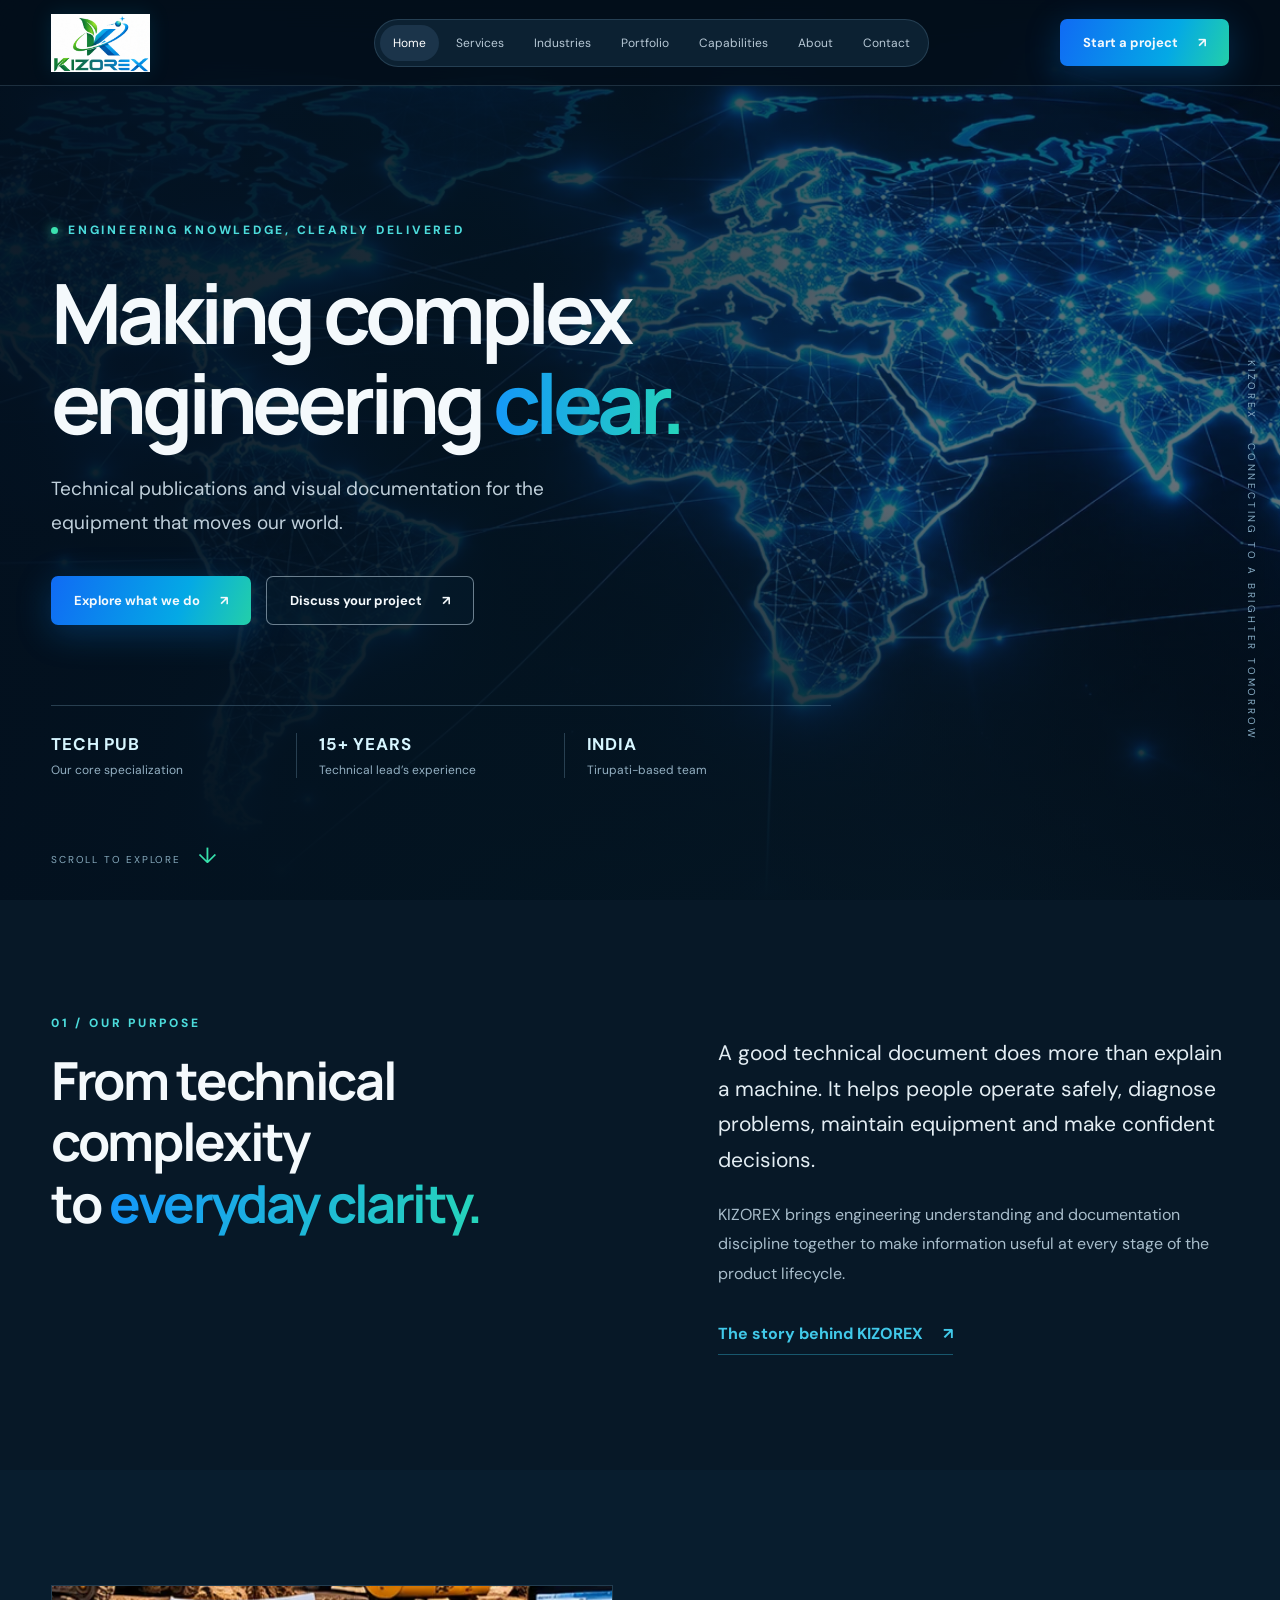
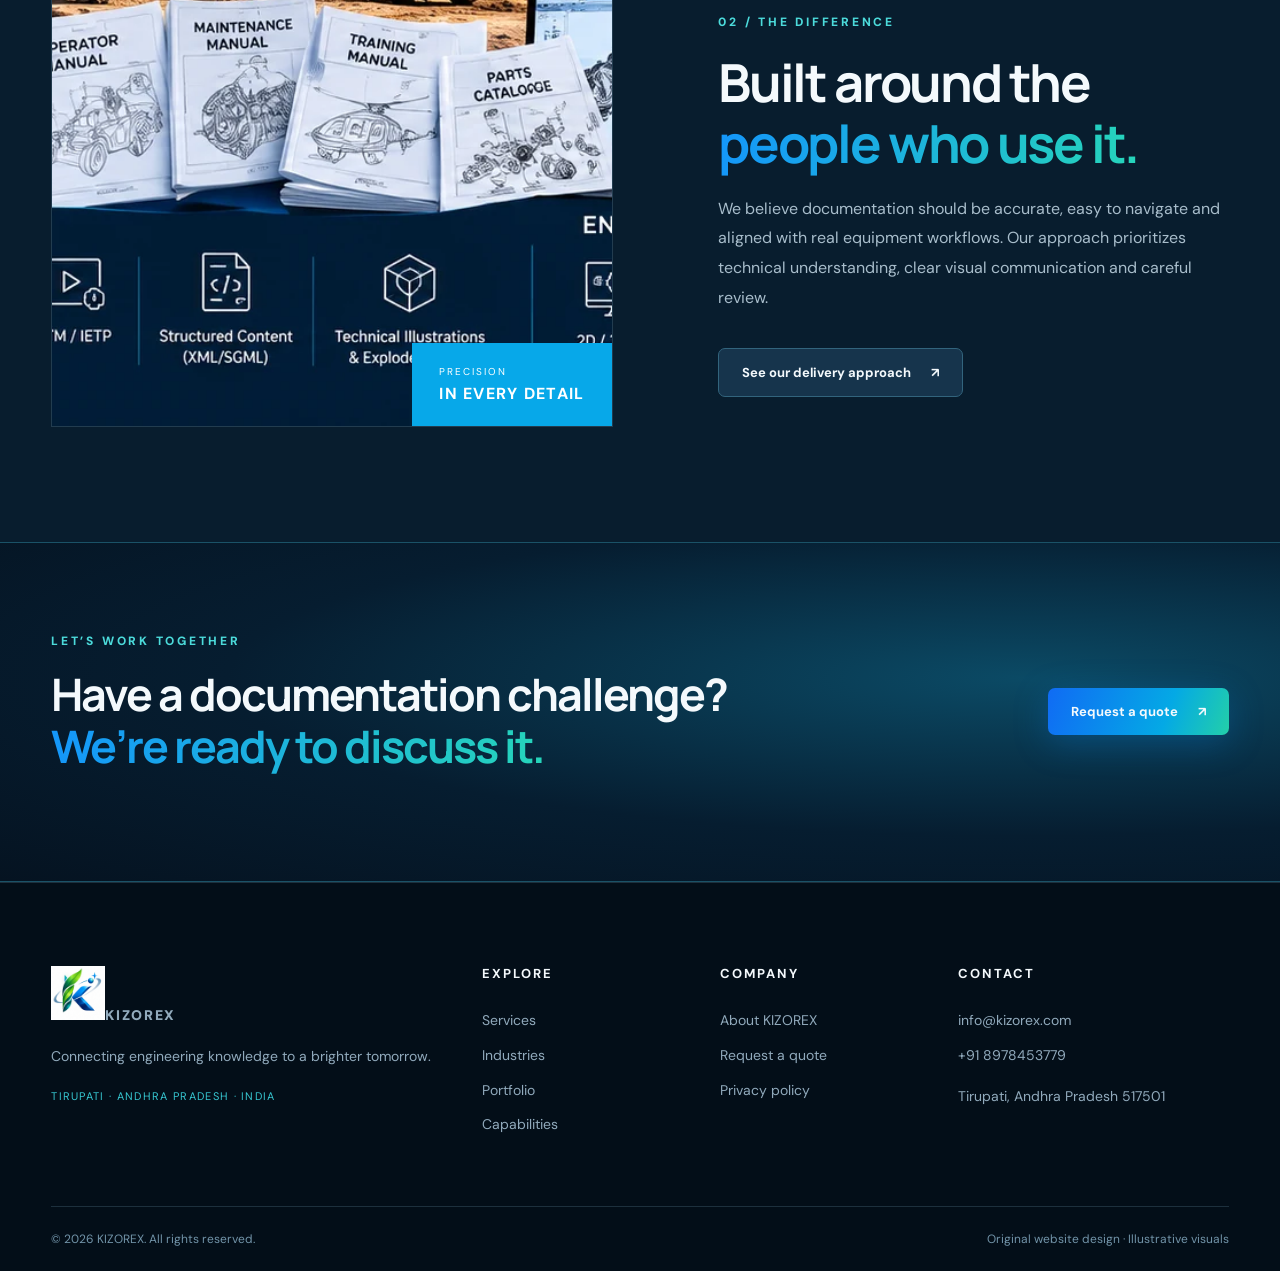
<file: index.html>
<!doctype html><html lang="en"><head><meta charset="utf-8"><meta name="viewport" content="width=device-width,initial-scale=1"><meta name="theme-color" content="#051321"><meta name="description" content="KIZOREX technical publications and engineering documentation in Tirupati, India."><title>Engineering information for a brighter tomorrow | KIZOREX</title><link rel="stylesheet" href="assets/site.css"></head><body class="page-home"><a class="skip" href="#main">Skip to content</a><header class="site-head" id="siteHead"><div class="shell head-inner"><a href="index.html" class="brand" aria-label="KIZOREX home"><img class="brand-image" src="assets/images/kizorex-wordmark.webp" alt="KIZOREX" width="198" height="84"></a><button id="navToggle" class="nav-toggle" aria-label="Open menu" aria-controls="navigation" aria-expanded="false"><span></span><span></span><span></span></button><nav id="navigation" aria-label="Main navigation"><a class="current" href="index.html">Home</a><a class="" href="services.html">Services</a><a class="" href="industries.html">Industries</a><a class="" href="portfolio.html">Portfolio</a><a class="" href="capabilities.html">Capabilities</a><a class="" href="about.html">About</a><a class="" href="contact.html">Contact</a></nav><a class="head-cta" href="contact.html">Start a project <span>↗</span></a></div></header><main id="main"><section class="home-hero"><video class="hero-media" autoplay muted loop playsinline preload="metadata" poster="assets/images/global-network.webp"><source src="assets/video/engineering-motion.mp4" type="video/mp4"></video><div class="hero-filter"></div><div class="hero-lines" aria-hidden="true"></div><div class="shell home-hero-content"><div class="kicker glow">ENGINEERING KNOWLEDGE, CLEARLY DELIVERED</div><h1>Making complex<br>engineering <span>clear.</span></h1><p>Technical publications and visual documentation for the equipment that moves our world.</p><div class="hero-actions"><a class="button primary" href="services.html">Explore what we do <span>↗</span></a><a class="button outline" href="contact.html">Discuss your project <span>↗</span></a></div><div class="hero-facts"><div><strong>TECH PUB</strong><span>Our core specialization</span></div><div><strong>15+ YEARS</strong><span>Technical lead’s experience</span></div><div><strong>INDIA</strong><span>Tirupati-based team</span></div></div></div><span class="vertical-caption">KIZOREX — CONNECTING TO A BRIGHTER TOMORROW</span><div class="scroll-cue">SCROLL TO EXPLORE <span>↓</span></div></section><section class="section intro"><div class="shell editorial"><div class="reveal"><span class="kicker">01 / OUR PURPOSE</span><h2>From technical complexity<br>to <em>everyday clarity.</em></h2></div><div class="reveal"><p class="large-copy">A good technical document does more than explain a machine. It helps people operate safely, diagnose problems, maintain equipment and make confident decisions.</p><p>KIZOREX brings engineering understanding and documentation discipline together to make information useful at every stage of the product lifecycle.</p><a class="text-link" href="about.html">The story behind KIZOREX <span>↗</span></a></div></div></section><section class="section feature-band"><div class="shell feature-layout"><div class="feature-visual reveal"><img src="assets/images/documentation.webp" alt="Technical documentation and engineering design visualization" loading="lazy"><div class="feature-badge">PRECISION<br><strong>IN EVERY DETAIL</strong></div></div><div class="feature-copy reveal"><span class="kicker">02 / THE DIFFERENCE</span><h2>Built around the<br><em>people who use it.</em></h2><p>We believe documentation should be accurate, easy to navigate and aligned with real equipment workflows. Our approach prioritizes technical understanding, clear visual communication and careful review.</p><a class="button secondary" href="capabilities.html">See our delivery approach <span>↗</span></a></div></div></section><section class="contact-strip"><div class="shell contact-strip-inner"><div><span class="kicker">LET’S WORK TOGETHER</span><h2>Have a documentation challenge?<br><em>We’re ready to discuss it.</em></h2></div><a class="button primary" href="contact.html">Request a quote <span>↗</span></a></div></section></main><footer class="footer"><div class="shell footer-layout"><div><a class="footer-logo" href="index.html"><img src="assets/images/kizorex-symbol.webp" alt="KIZOREX symbol" width="72" height="72"><span>KIZOREX</span></a><p>Connecting engineering knowledge to a brighter tomorrow.</p><span class="footer-label">TIRUPATI · ANDHRA PRADESH · INDIA</span></div><div><h4>Explore</h4><a href="services.html">Services</a><a href="industries.html">Industries</a><a href="portfolio.html">Portfolio</a><a href="capabilities.html">Capabilities</a></div><div><h4>Company</h4><a href="about.html">About KIZOREX</a><a href="contact.html">Request a quote</a><a href="privacy.html">Privacy policy</a></div><div><h4>Contact</h4><a href="mailto:info@kizorex.com">info@kizorex.com</a><a href="tel:+918978453779">+91 8978453779</a><p>Tirupati, Andhra Pradesh 517501</p></div></div><div class="shell footer-bottom"><span>© <span id="year"></span> KIZOREX. All rights reserved.</span><span>Original website design · Illustrative visuals</span></div></footer><script src="assets/site.js" defer></script></body></html>
</file>
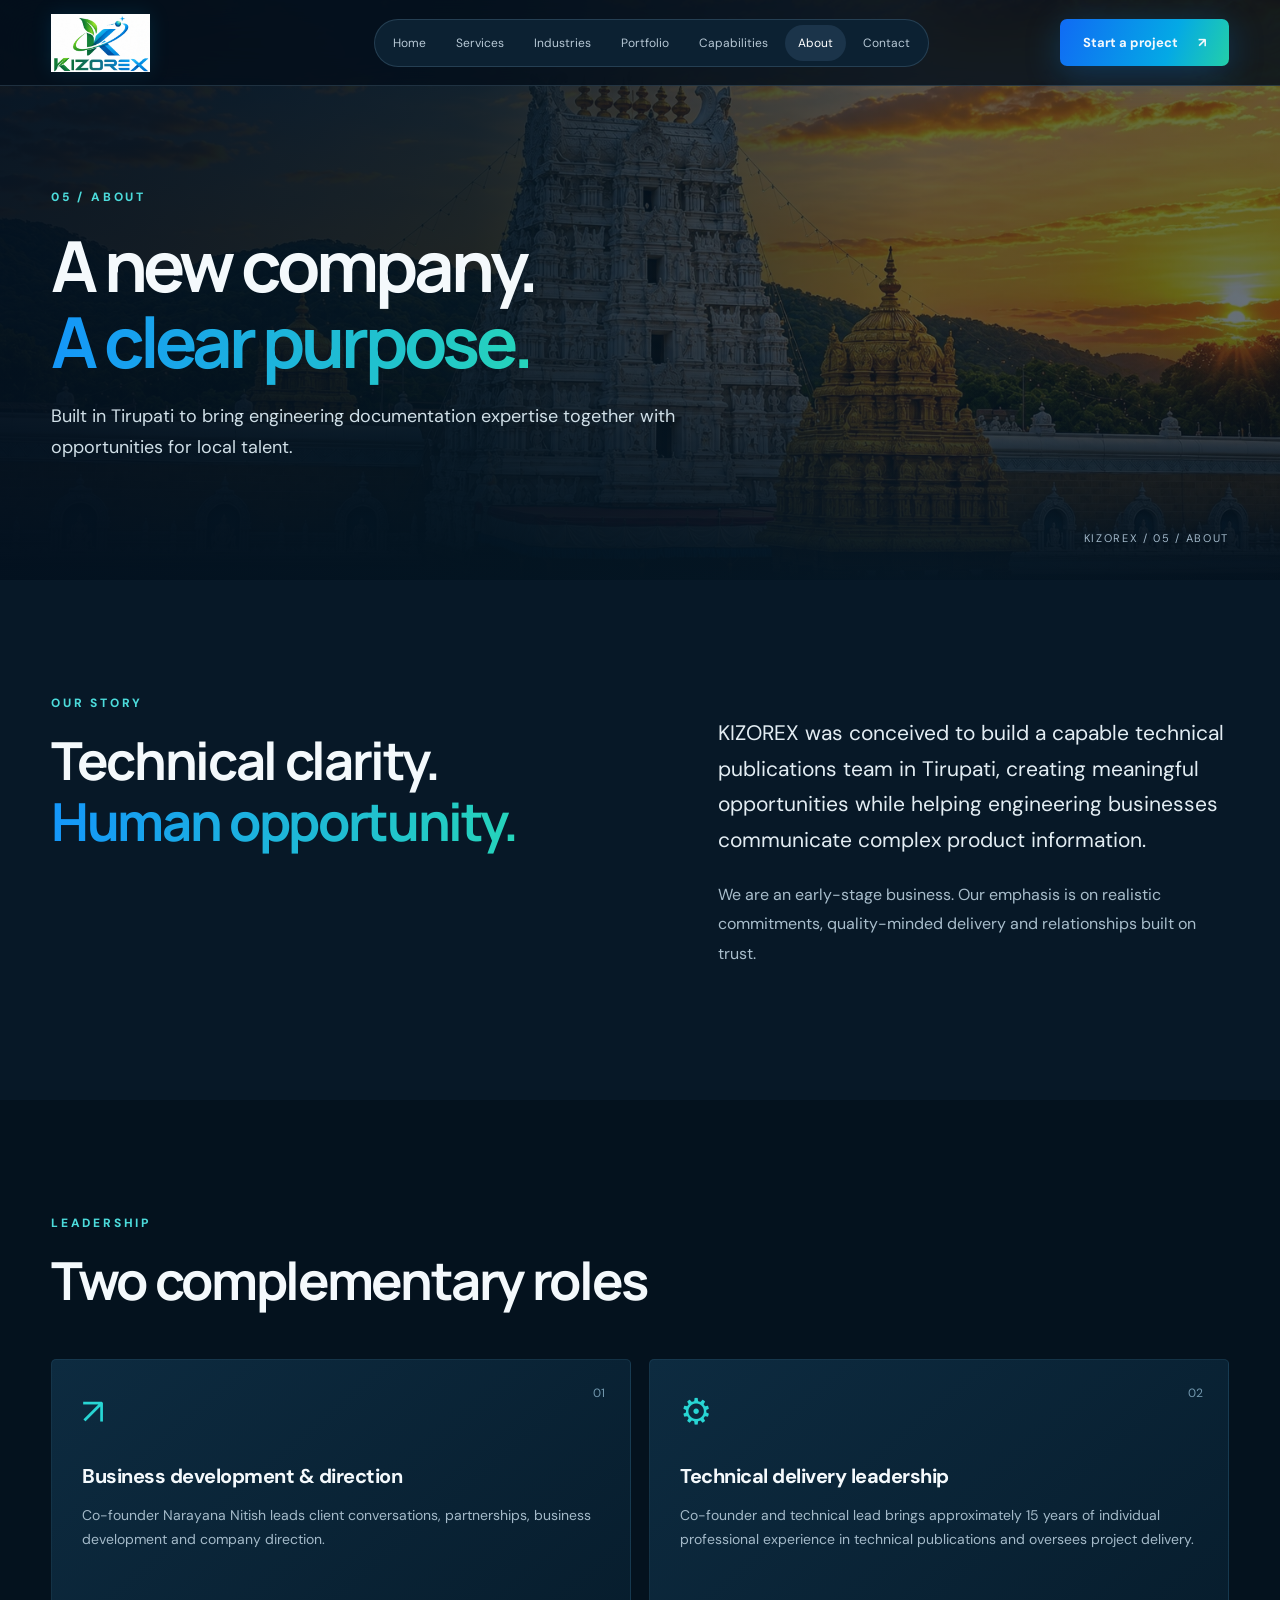
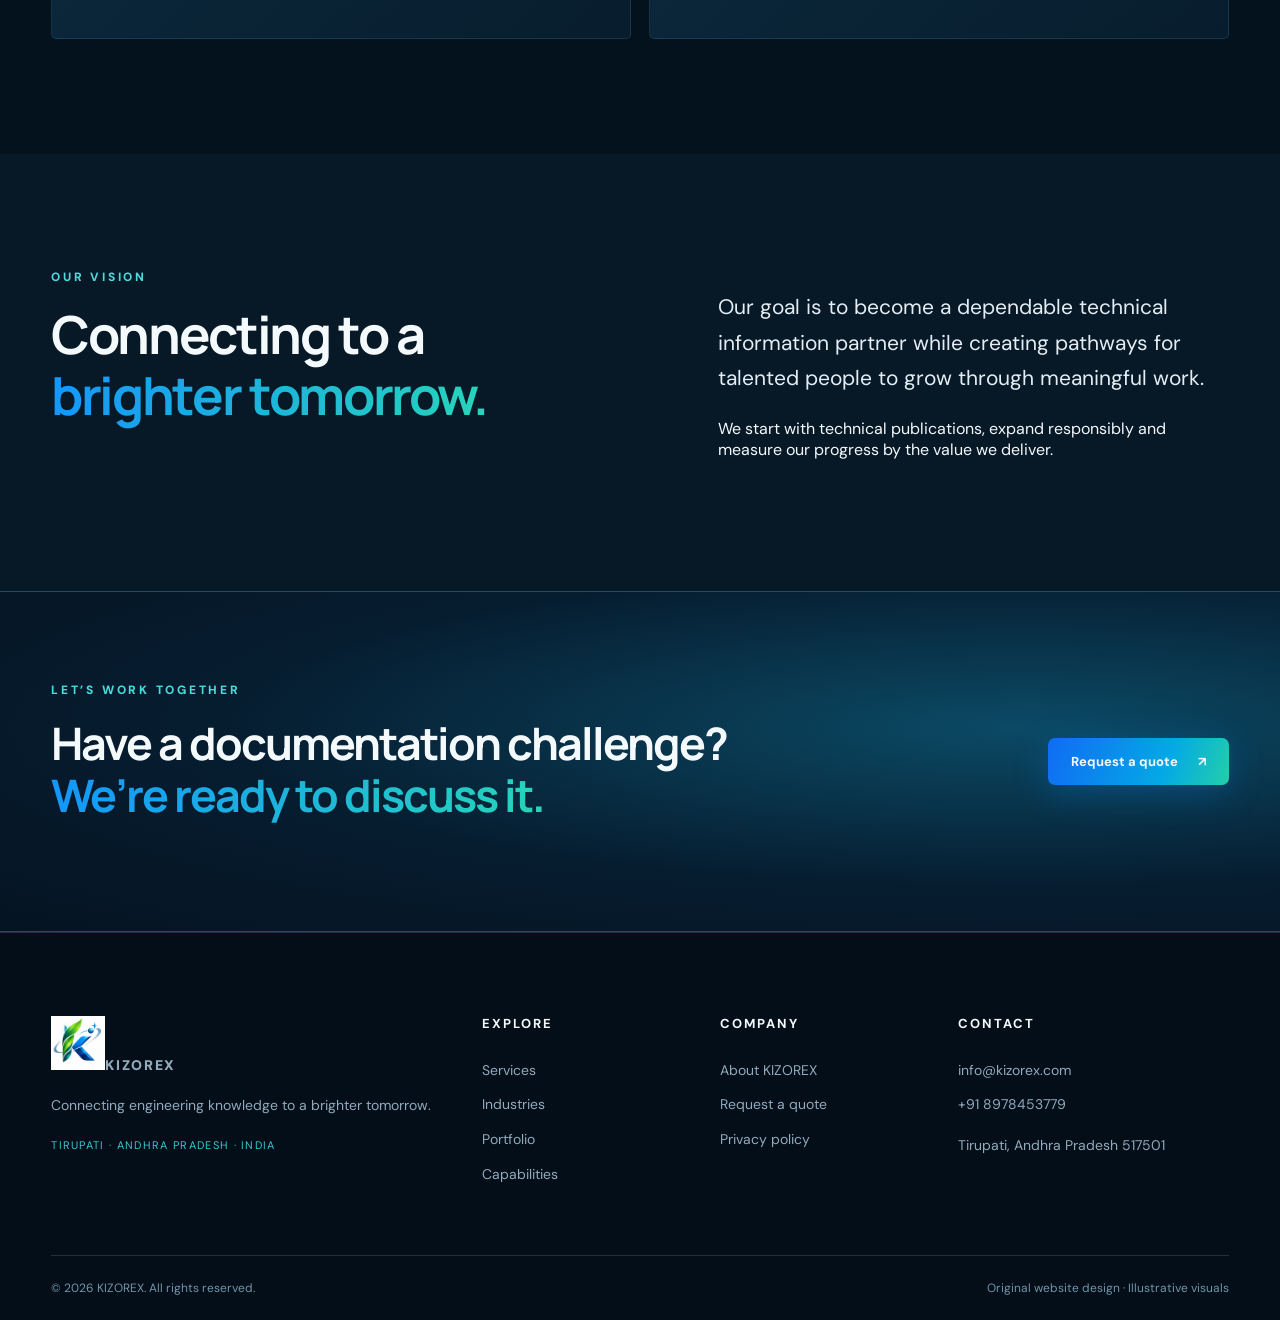
<file: about.html>
<!doctype html><html lang="en"><head><meta charset="utf-8"><meta name="viewport" content="width=device-width,initial-scale=1"><meta name="theme-color" content="#051321"><meta name="description" content="Our story, mission, Tirupati location and technical publications leadership."><title>About KIZOREX | KIZOREX</title><link rel="stylesheet" href="assets/site.css"></head><body class="page-about"><a class="skip" href="#main">Skip to content</a><header class="site-head" id="siteHead"><div class="shell head-inner"><a href="index.html" class="brand" aria-label="KIZOREX home"><img class="brand-image" src="assets/images/kizorex-wordmark.webp" alt="KIZOREX" width="198" height="84"></a><button id="navToggle" class="nav-toggle" aria-label="Open menu" aria-controls="navigation" aria-expanded="false"><span></span><span></span><span></span></button><nav id="navigation" aria-label="Main navigation"><a class="" href="index.html">Home</a><a class="" href="services.html">Services</a><a class="" href="industries.html">Industries</a><a class="" href="portfolio.html">Portfolio</a><a class="" href="capabilities.html">Capabilities</a><a class="current" href="about.html">About</a><a class="" href="contact.html">Contact</a></nav><a class="head-cta" href="contact.html">Start a project <span>↗</span></a></div></header><main id="main"><section class="inner-hero "><img class="hero-media" src="assets/images/tirupati-temple.webp" alt="" fetchpriority="high"><div class="hero-filter"></div><div class="shell inner-content"><div class="kicker">05 / ABOUT</div><h1>A new company.<br><em>A clear purpose.</em></h1><p>Built in Tirupati to bring engineering documentation expertise together with opportunities for local talent.</p></div><span class="hero-index">KIZOREX / 05 / ABOUT</span></section><section class="section"><div class="shell editorial"><div class="reveal"><span class="kicker">OUR STORY</span><h2>Technical clarity.<br><em>Human opportunity.</em></h2></div><div class="reveal"><p class="large-copy">KIZOREX was conceived to build a capable technical publications team in Tirupati, creating meaningful opportunities while helping engineering businesses communicate complex product information.</p><p>We are an early-stage business. Our emphasis is on realistic commitments, quality-minded delivery and relationships built on trust.</p></div></div></section><section class="section dark-section"><div class="shell"><div class="section-head reveal"><span class="kicker">LEADERSHIP</span><h2>Two complementary roles</h2></div><div class="cards two"><article class="panel reveal"><span class="panel-number">01</span><div class="panel-symbol">↗</div><h3>Business development & direction</h3><p>Co-founder Narayana Nitish leads client conversations, partnerships, business development and company direction.</p></article><article class="panel reveal"><span class="panel-number">02</span><div class="panel-symbol">⚙</div><h3>Technical delivery leadership</h3><p>Co-founder and technical lead brings approximately 15 years of individual professional experience in technical publications and oversees project delivery.</p></article></div></div></section><section class="section"><div class="shell value-layout"><div class="reveal"><span class="kicker">OUR VISION</span><h2>Connecting to a<br><em>brighter tomorrow.</em></h2></div><div class="reveal"><p class="large-copy">Our goal is to become a dependable technical information partner while creating pathways for talented people to grow through meaningful work.</p><p>We start with technical publications, expand responsibly and measure our progress by the value we deliver.</p></div></div></section><section class="contact-strip"><div class="shell contact-strip-inner"><div><span class="kicker">LET’S WORK TOGETHER</span><h2>Have a documentation challenge?<br><em>We’re ready to discuss it.</em></h2></div><a class="button primary" href="contact.html">Request a quote <span>↗</span></a></div></section></main><footer class="footer"><div class="shell footer-layout"><div><a class="footer-logo" href="index.html"><img src="assets/images/kizorex-symbol.webp" alt="KIZOREX symbol" width="72" height="72"><span>KIZOREX</span></a><p>Connecting engineering knowledge to a brighter tomorrow.</p><span class="footer-label">TIRUPATI · ANDHRA PRADESH · INDIA</span></div><div><h4>Explore</h4><a href="services.html">Services</a><a href="industries.html">Industries</a><a href="portfolio.html">Portfolio</a><a href="capabilities.html">Capabilities</a></div><div><h4>Company</h4><a href="about.html">About KIZOREX</a><a href="contact.html">Request a quote</a><a href="privacy.html">Privacy policy</a></div><div><h4>Contact</h4><a href="mailto:info@kizorex.com">info@kizorex.com</a><a href="tel:+918978453779">+91 8978453779</a><p>Tirupati, Andhra Pradesh 517501</p></div></div><div class="shell footer-bottom"><span>© <span id="year"></span> KIZOREX. All rights reserved.</span><span>Original website design · Illustrative visuals</span></div></footer><script src="assets/site.js" defer></script></body></html>
</file>
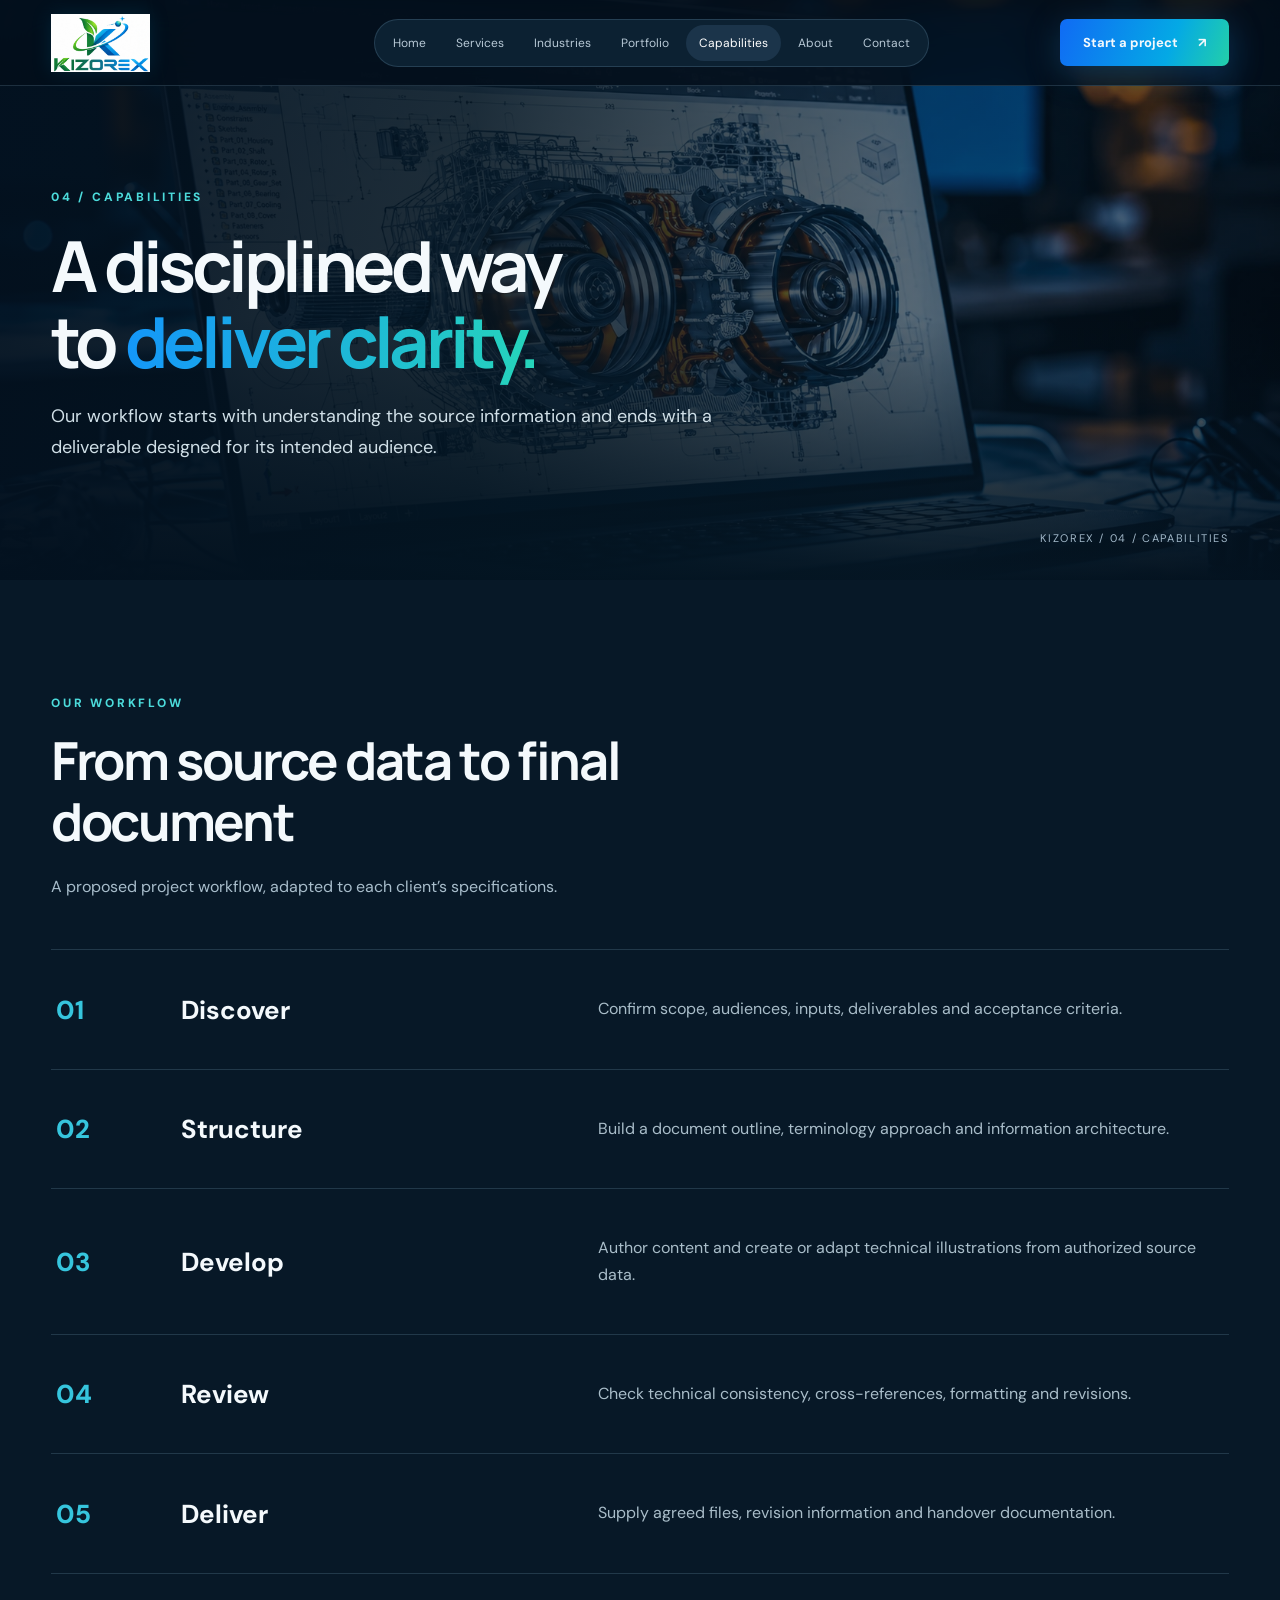
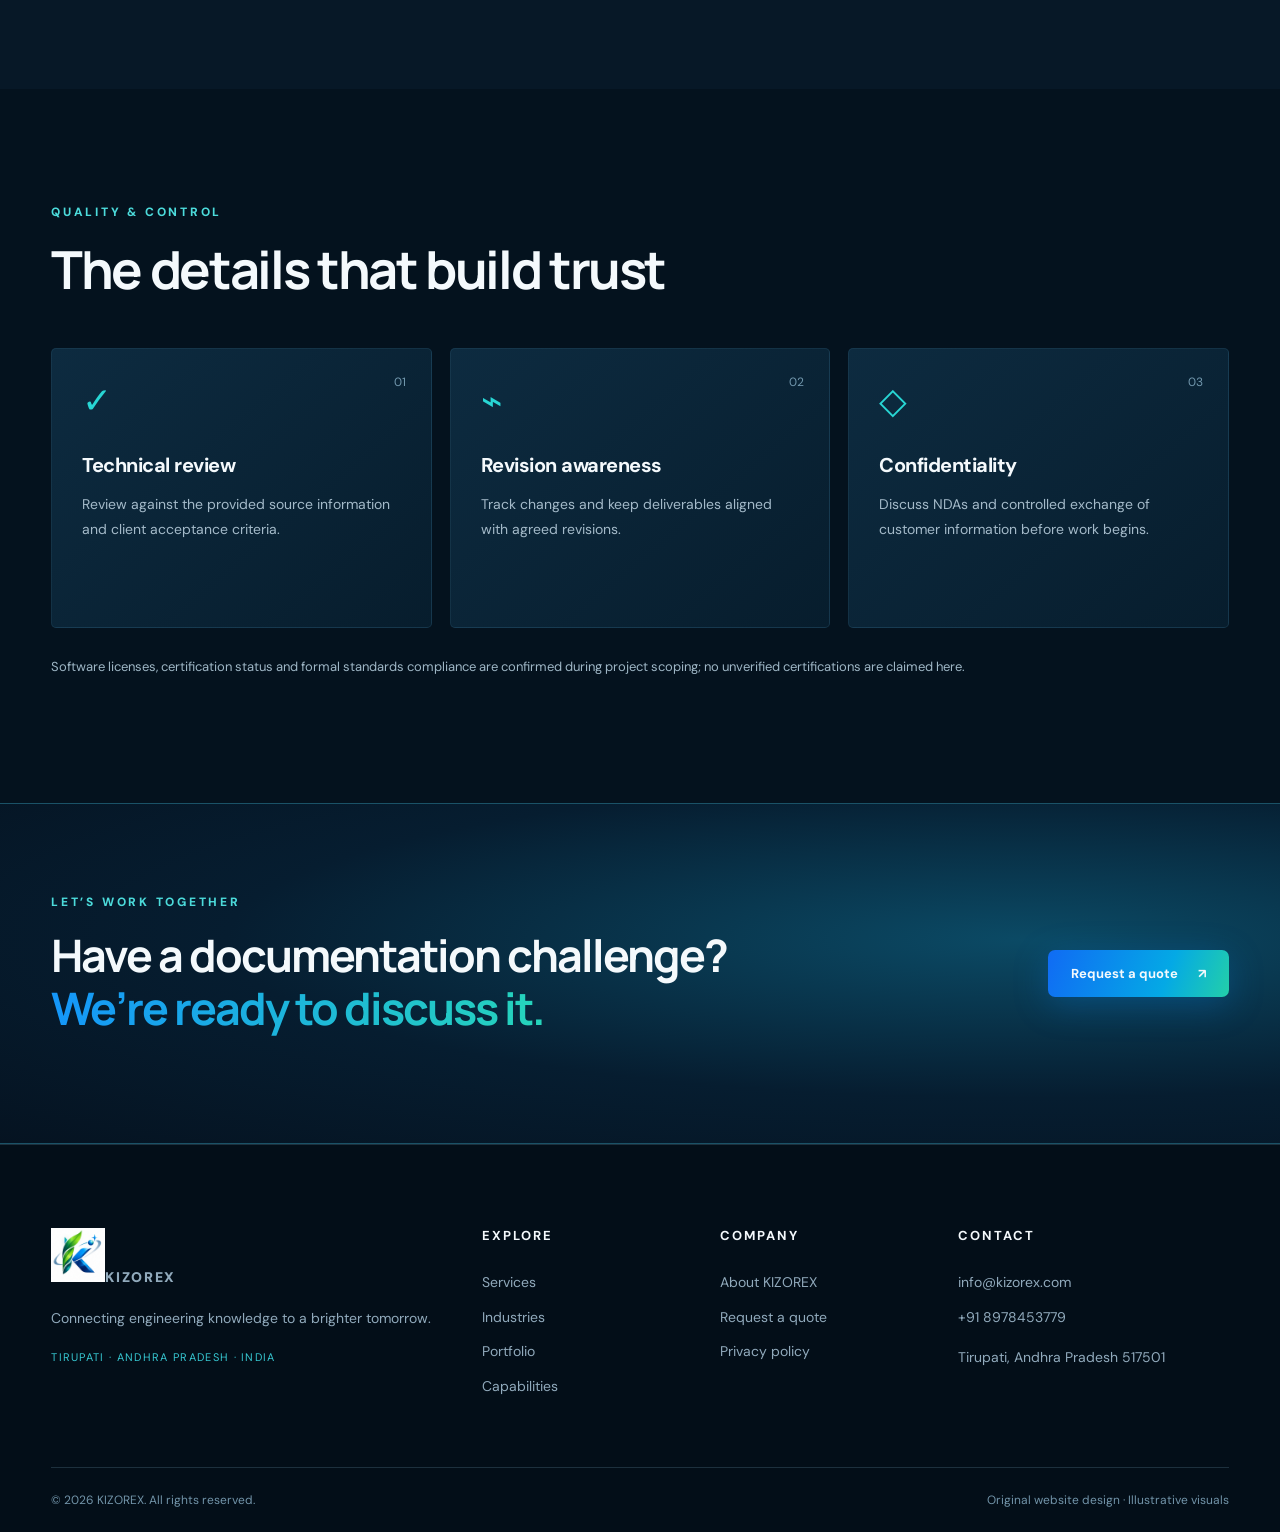
<file: capabilities.html>
<!doctype html><html lang="en"><head><meta charset="utf-8"><meta name="viewport" content="width=device-width,initial-scale=1"><meta name="theme-color" content="#051321"><meta name="description" content="KIZOREX technical authoring, quality review, illustration and controlled documentation workflows."><title>Capabilities and delivery process | KIZOREX</title><link rel="stylesheet" href="assets/site.css"></head><body class="page-capabilities"><a class="skip" href="#main">Skip to content</a><header class="site-head" id="siteHead"><div class="shell head-inner"><a href="index.html" class="brand" aria-label="KIZOREX home"><img class="brand-image" src="assets/images/kizorex-wordmark.webp" alt="KIZOREX" width="198" height="84"></a><button id="navToggle" class="nav-toggle" aria-label="Open menu" aria-controls="navigation" aria-expanded="false"><span></span><span></span><span></span></button><nav id="navigation" aria-label="Main navigation"><a class="" href="index.html">Home</a><a class="" href="services.html">Services</a><a class="" href="industries.html">Industries</a><a class="" href="portfolio.html">Portfolio</a><a class="current" href="capabilities.html">Capabilities</a><a class="" href="about.html">About</a><a class="" href="contact.html">Contact</a></nav><a class="head-cta" href="contact.html">Start a project <span>↗</span></a></div></header><main id="main"><section class="inner-hero "><video class="hero-media" autoplay muted loop playsinline preload="metadata" poster="assets/images/cad-laptop.webp"><source src="assets/video/network.mp4" type="video/mp4"></video><div class="hero-filter"></div><div class="shell inner-content"><div class="kicker">04 / CAPABILITIES</div><h1>A disciplined way<br>to <em>deliver clarity.</em></h1><p>Our workflow starts with understanding the source information and ends with a deliverable designed for its intended audience.</p></div><span class="hero-index">KIZOREX / 04 / CAPABILITIES</span></section><section class="section"><div class="shell"><div class="section-head reveal"><span class="kicker">OUR WORKFLOW</span><h2>From source data to final document</h2><p>A proposed project workflow, adapted to each client’s specifications.</p></div><div class="timeline"><div class="timeline-row reveal"><span>01</span><h3>Discover</h3><p>Confirm scope, audiences, inputs, deliverables and acceptance criteria.</p></div><div class="timeline-row reveal"><span>02</span><h3>Structure</h3><p>Build a document outline, terminology approach and information architecture.</p></div><div class="timeline-row reveal"><span>03</span><h3>Develop</h3><p>Author content and create or adapt technical illustrations from authorized source data.</p></div><div class="timeline-row reveal"><span>04</span><h3>Review</h3><p>Check technical consistency, cross-references, formatting and revisions.</p></div><div class="timeline-row reveal"><span>05</span><h3>Deliver</h3><p>Supply agreed files, revision information and handover documentation.</p></div></div></div></section><section class="section dark-section"><div class="shell"><div class="section-head reveal"><span class="kicker">QUALITY & CONTROL</span><h2>The details that build trust</h2></div><div class="cards three"><article class="panel reveal"><span class="panel-number">01</span><div class="panel-symbol">✓</div><h3>Technical review</h3><p>Review against the provided source information and client acceptance criteria.</p></article><article class="panel reveal"><span class="panel-number">02</span><div class="panel-symbol">⌁</div><h3>Revision awareness</h3><p>Track changes and keep deliverables aligned with agreed revisions.</p></article><article class="panel reveal"><span class="panel-number">03</span><div class="panel-symbol">◇</div><h3>Confidentiality</h3><p>Discuss NDAs and controlled exchange of customer information before work begins.</p></article></div><p class="cap-note">Software licenses, certification status and formal standards compliance are confirmed during project scoping; no unverified certifications are claimed here.</p></div></section><section class="contact-strip"><div class="shell contact-strip-inner"><div><span class="kicker">LET’S WORK TOGETHER</span><h2>Have a documentation challenge?<br><em>We’re ready to discuss it.</em></h2></div><a class="button primary" href="contact.html">Request a quote <span>↗</span></a></div></section></main><footer class="footer"><div class="shell footer-layout"><div><a class="footer-logo" href="index.html"><img src="assets/images/kizorex-symbol.webp" alt="KIZOREX symbol" width="72" height="72"><span>KIZOREX</span></a><p>Connecting engineering knowledge to a brighter tomorrow.</p><span class="footer-label">TIRUPATI · ANDHRA PRADESH · INDIA</span></div><div><h4>Explore</h4><a href="services.html">Services</a><a href="industries.html">Industries</a><a href="portfolio.html">Portfolio</a><a href="capabilities.html">Capabilities</a></div><div><h4>Company</h4><a href="about.html">About KIZOREX</a><a href="contact.html">Request a quote</a><a href="privacy.html">Privacy policy</a></div><div><h4>Contact</h4><a href="mailto:info@kizorex.com">info@kizorex.com</a><a href="tel:+918978453779">+91 8978453779</a><p>Tirupati, Andhra Pradesh 517501</p></div></div><div class="shell footer-bottom"><span>© <span id="year"></span> KIZOREX. All rights reserved.</span><span>Original website design · Illustrative visuals</span></div></footer><script src="assets/site.js" defer></script></body></html>
</file>
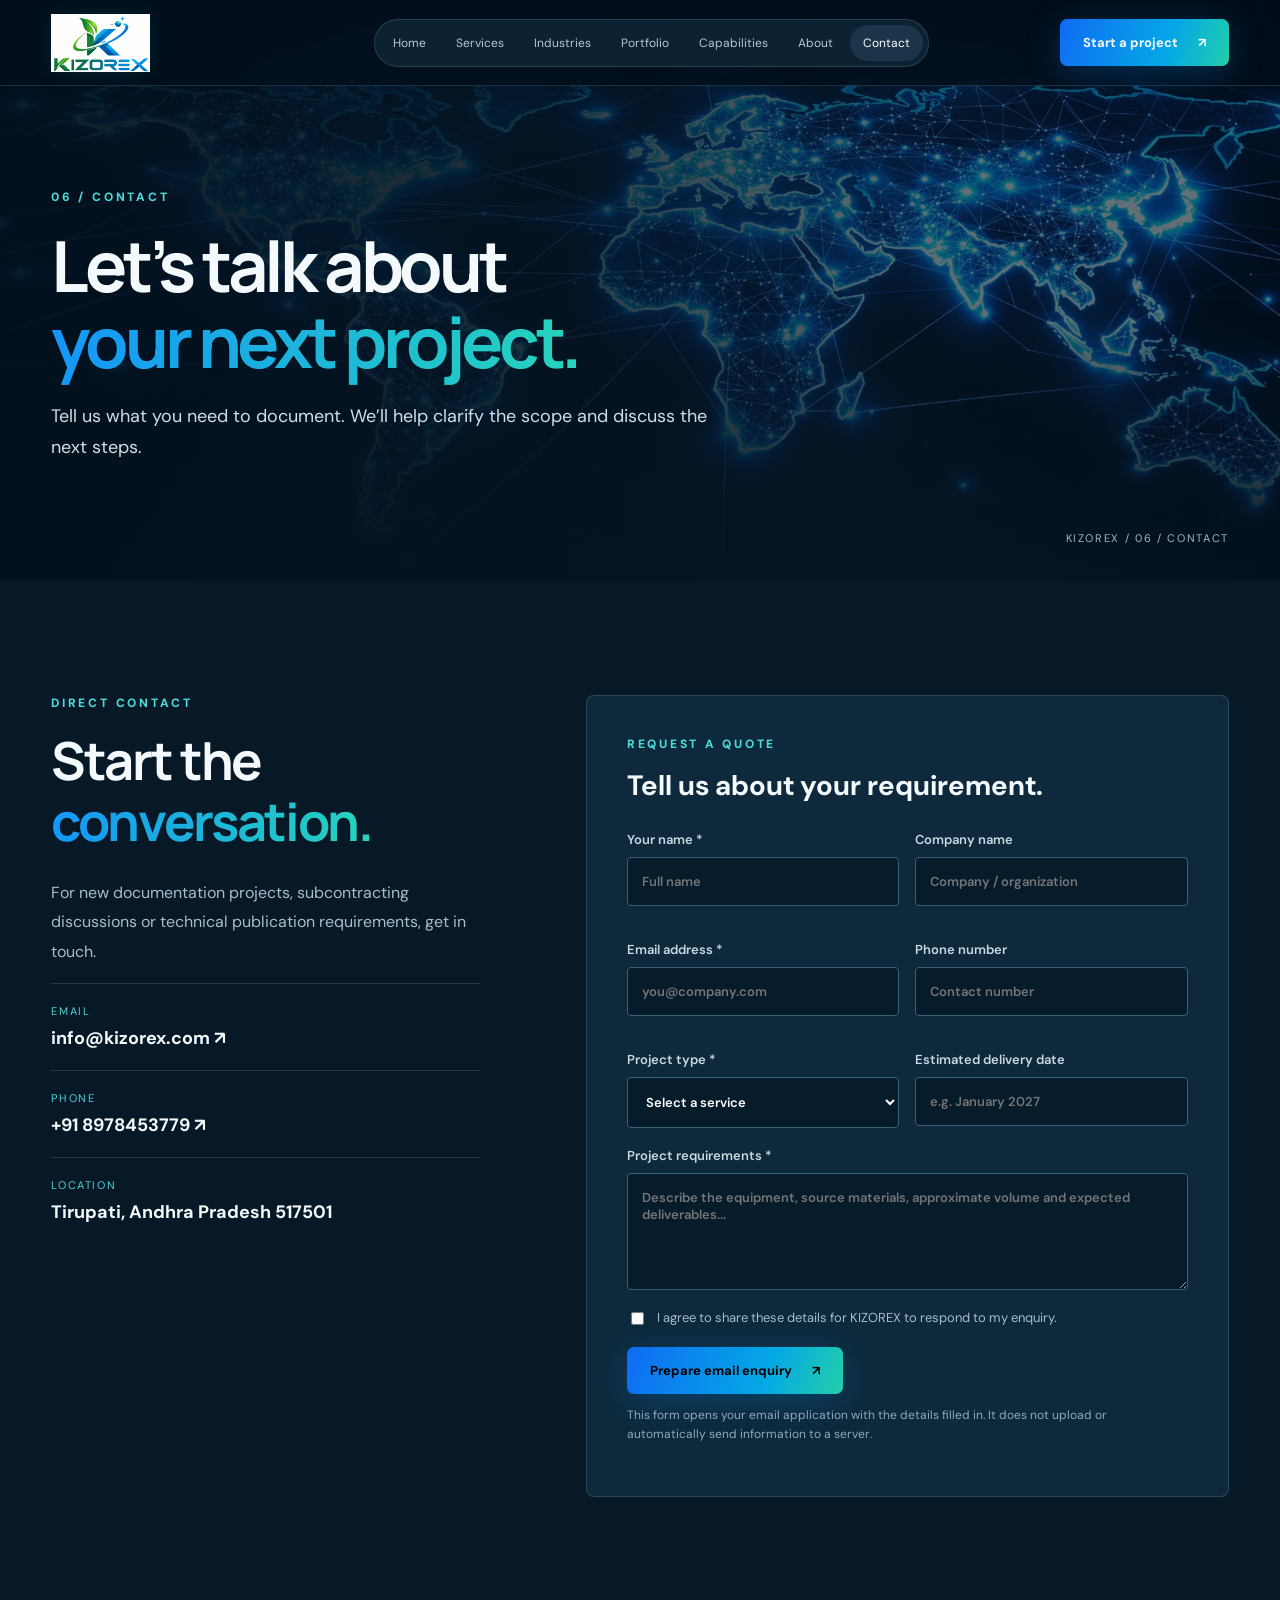
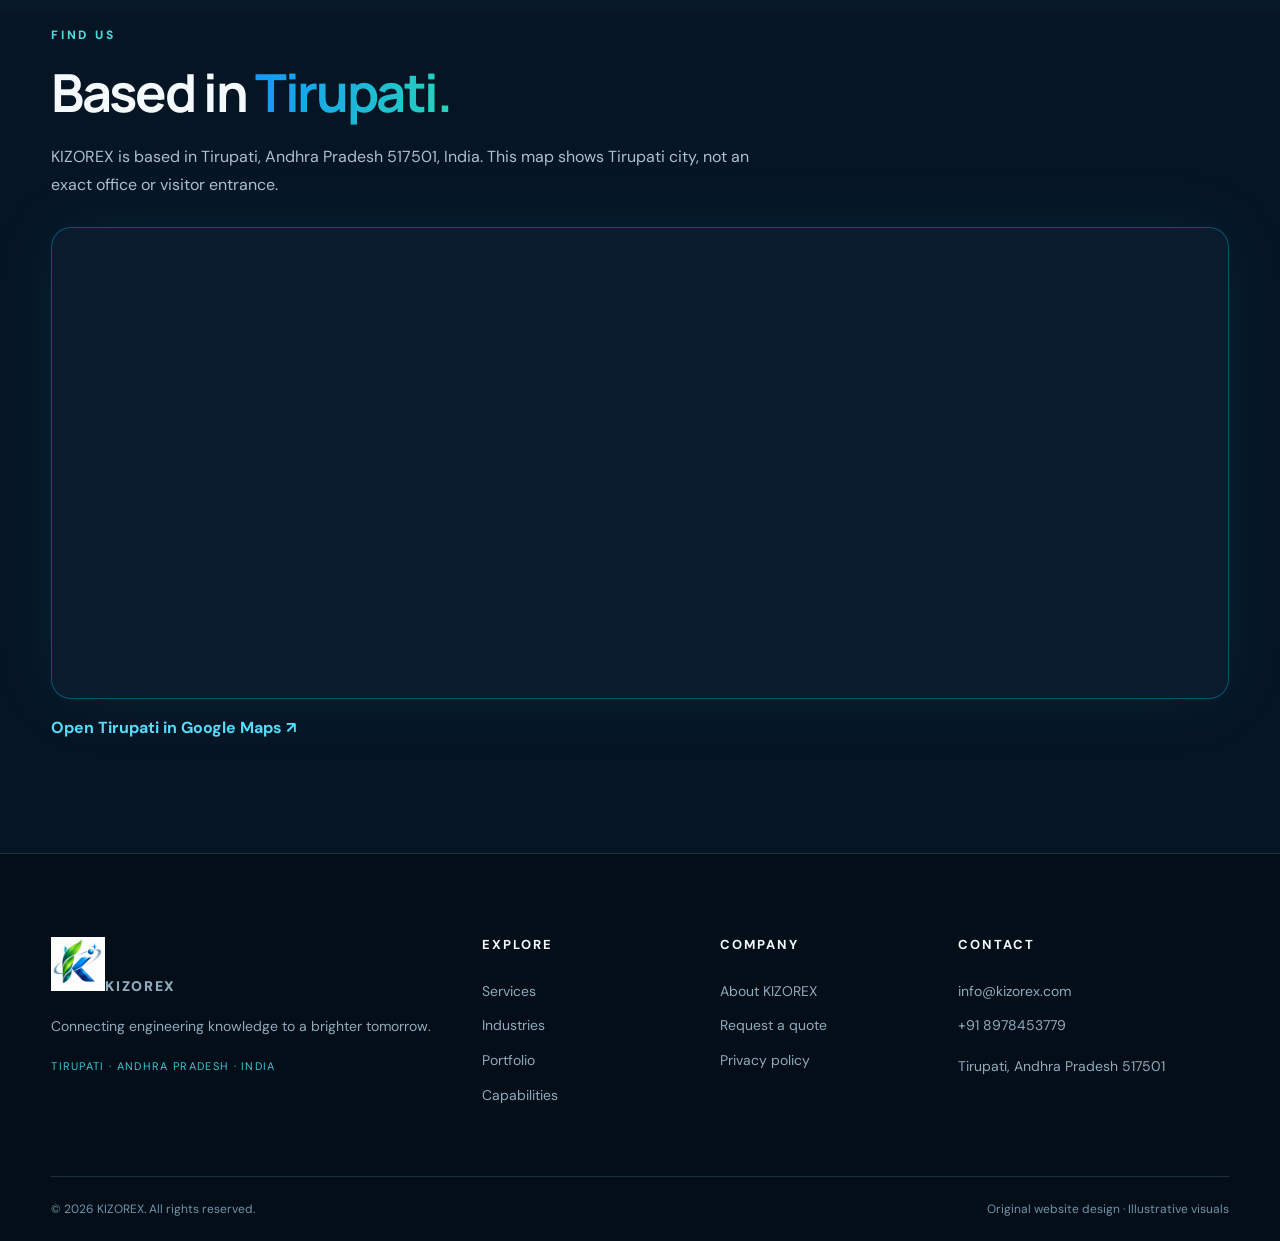
<file: contact.html>
<!doctype html><html lang="en"><head><meta charset="utf-8"><meta name="viewport" content="width=device-width,initial-scale=1"><meta name="theme-color" content="#051321"><meta name="description" content="Contact KIZOREX in Tirupati for technical publication project enquiries."><title>Contact and request a quote | KIZOREX</title><link rel="stylesheet" href="assets/site.css"></head><body class="page-contact"><a class="skip" href="#main">Skip to content</a><header class="site-head" id="siteHead"><div class="shell head-inner"><a href="index.html" class="brand" aria-label="KIZOREX home"><img class="brand-image" src="assets/images/kizorex-wordmark.webp" alt="KIZOREX" width="198" height="84"></a><button id="navToggle" class="nav-toggle" aria-label="Open menu" aria-controls="navigation" aria-expanded="false"><span></span><span></span><span></span></button><nav id="navigation" aria-label="Main navigation"><a class="" href="index.html">Home</a><a class="" href="services.html">Services</a><a class="" href="industries.html">Industries</a><a class="" href="portfolio.html">Portfolio</a><a class="" href="capabilities.html">Capabilities</a><a class="" href="about.html">About</a><a class="current" href="contact.html">Contact</a></nav><a class="head-cta" href="contact.html">Start a project <span>↗</span></a></div></header><main id="main"><section class="inner-hero "><img class="hero-media" src="assets/images/global-network.webp" alt="" fetchpriority="high"><div class="hero-filter"></div><div class="shell inner-content"><div class="kicker">06 / CONTACT</div><h1>Let’s talk about<br><em>your next project.</em></h1><p>Tell us what you need to document. We’ll help clarify the scope and discuss the next steps.</p></div><span class="hero-index">KIZOREX / 06 / CONTACT</span></section><section class="section"><div class="shell contact-layout"><div class="contact-info reveal"><span class="kicker">DIRECT CONTACT</span><h2>Start the<br><em>conversation.</em></h2><p>For new documentation projects, subcontracting discussions or technical publication requirements, get in touch.</p><a class="contact-line" href="mailto:info@kizorex.com"><span>EMAIL</span><strong>info@kizorex.com ↗</strong></a><a class="contact-line" href="tel:+918978453779"><span>PHONE</span><strong>+91 8978453779 ↗</strong></a><div class="contact-line"><span>LOCATION</span><strong>Tirupati, Andhra Pradesh 517501</strong></div></div><form id="quoteForm" class="quote-form reveal"><span class="kicker">REQUEST A QUOTE</span><h3>Tell us about your requirement.</h3><div class="form-grid"><label>Your name *<input name="name" required maxlength="120" placeholder="Full name" autocomplete="name"></label><label>Company name<input name="company" maxlength="150" placeholder="Company / organization"></label><label>Email address *<input name="email" type="email" required placeholder="you@company.com" autocomplete="email"></label><label>Phone number<input name="phone" type="tel" placeholder="Contact number"></label><label>Project type *<select name="type" required><option value="">Select a service</option><option>Service / maintenance manual</option><option>Operator manual</option><option>Illustrated parts catalogue</option><option>Technical illustrations</option><option>Training documentation</option><option>Structured documentation</option><option>Engineering support</option><option>Other enquiry</option></select></label><label>Estimated delivery date<input name="timeline" type="text" placeholder="e.g. January 2027"></label></div><label>Project requirements *<textarea name="details" rows="5" required placeholder="Describe the equipment, source materials, approximate volume and expected deliverables..."></textarea></label><label class="consent"><input type="checkbox" required> I agree to share these details for KIZOREX to respond to my enquiry.</label><button class="button primary" type="submit">Prepare email enquiry <span>↗</span></button><p class="form-note">This form opens your email application with the details filled in. It does not upload or automatically send information to a server.</p></form></div></section><section class="section location-section" aria-labelledby="location-heading"><div class="shell"><div class="location-heading reveal"><span class="kicker">FIND US</span><h2 id="location-heading">Based in <em>Tirupati.</em></h2><p>KIZOREX is based in Tirupati, Andhra Pradesh 517501, India. This map shows Tirupati city, not an exact office or visitor entrance.</p></div><div class="map-frame reveal"><iframe title="Map showing Tirupati city, Andhra Pradesh" src="https://www.google.com/maps?q=Tirupati%2C%20Andhra%20Pradesh%20517501%2C%20India&amp;output=embed" loading="lazy" referrerpolicy="no-referrer-when-downgrade" allowfullscreen></iframe></div><a class="map-link" href="https://www.google.com/maps/search/?api=1&amp;query=Tirupati%2C%20Andhra%20Pradesh%20517501%2C%20India" target="_blank" rel="noopener noreferrer">Open Tirupati in Google Maps ↗</a></div></section></main><footer class="footer"><div class="shell footer-layout"><div><a class="footer-logo" href="index.html"><img src="assets/images/kizorex-symbol.webp" alt="KIZOREX symbol" width="72" height="72"><span>KIZOREX</span></a><p>Connecting engineering knowledge to a brighter tomorrow.</p><span class="footer-label">TIRUPATI · ANDHRA PRADESH · INDIA</span></div><div><h4>Explore</h4><a href="services.html">Services</a><a href="industries.html">Industries</a><a href="portfolio.html">Portfolio</a><a href="capabilities.html">Capabilities</a></div><div><h4>Company</h4><a href="about.html">About KIZOREX</a><a href="contact.html">Request a quote</a><a href="privacy.html">Privacy policy</a></div><div><h4>Contact</h4><a href="mailto:info@kizorex.com">info@kizorex.com</a><a href="tel:+918978453779">+91 8978453779</a><p>Tirupati, Andhra Pradesh 517501</p></div></div><div class="shell footer-bottom"><span>© <span id="year"></span> KIZOREX. All rights reserved.</span><span>Original website design · Illustrative visuals</span></div></footer><script src="assets/site.js" defer></script></body></html>
</file>
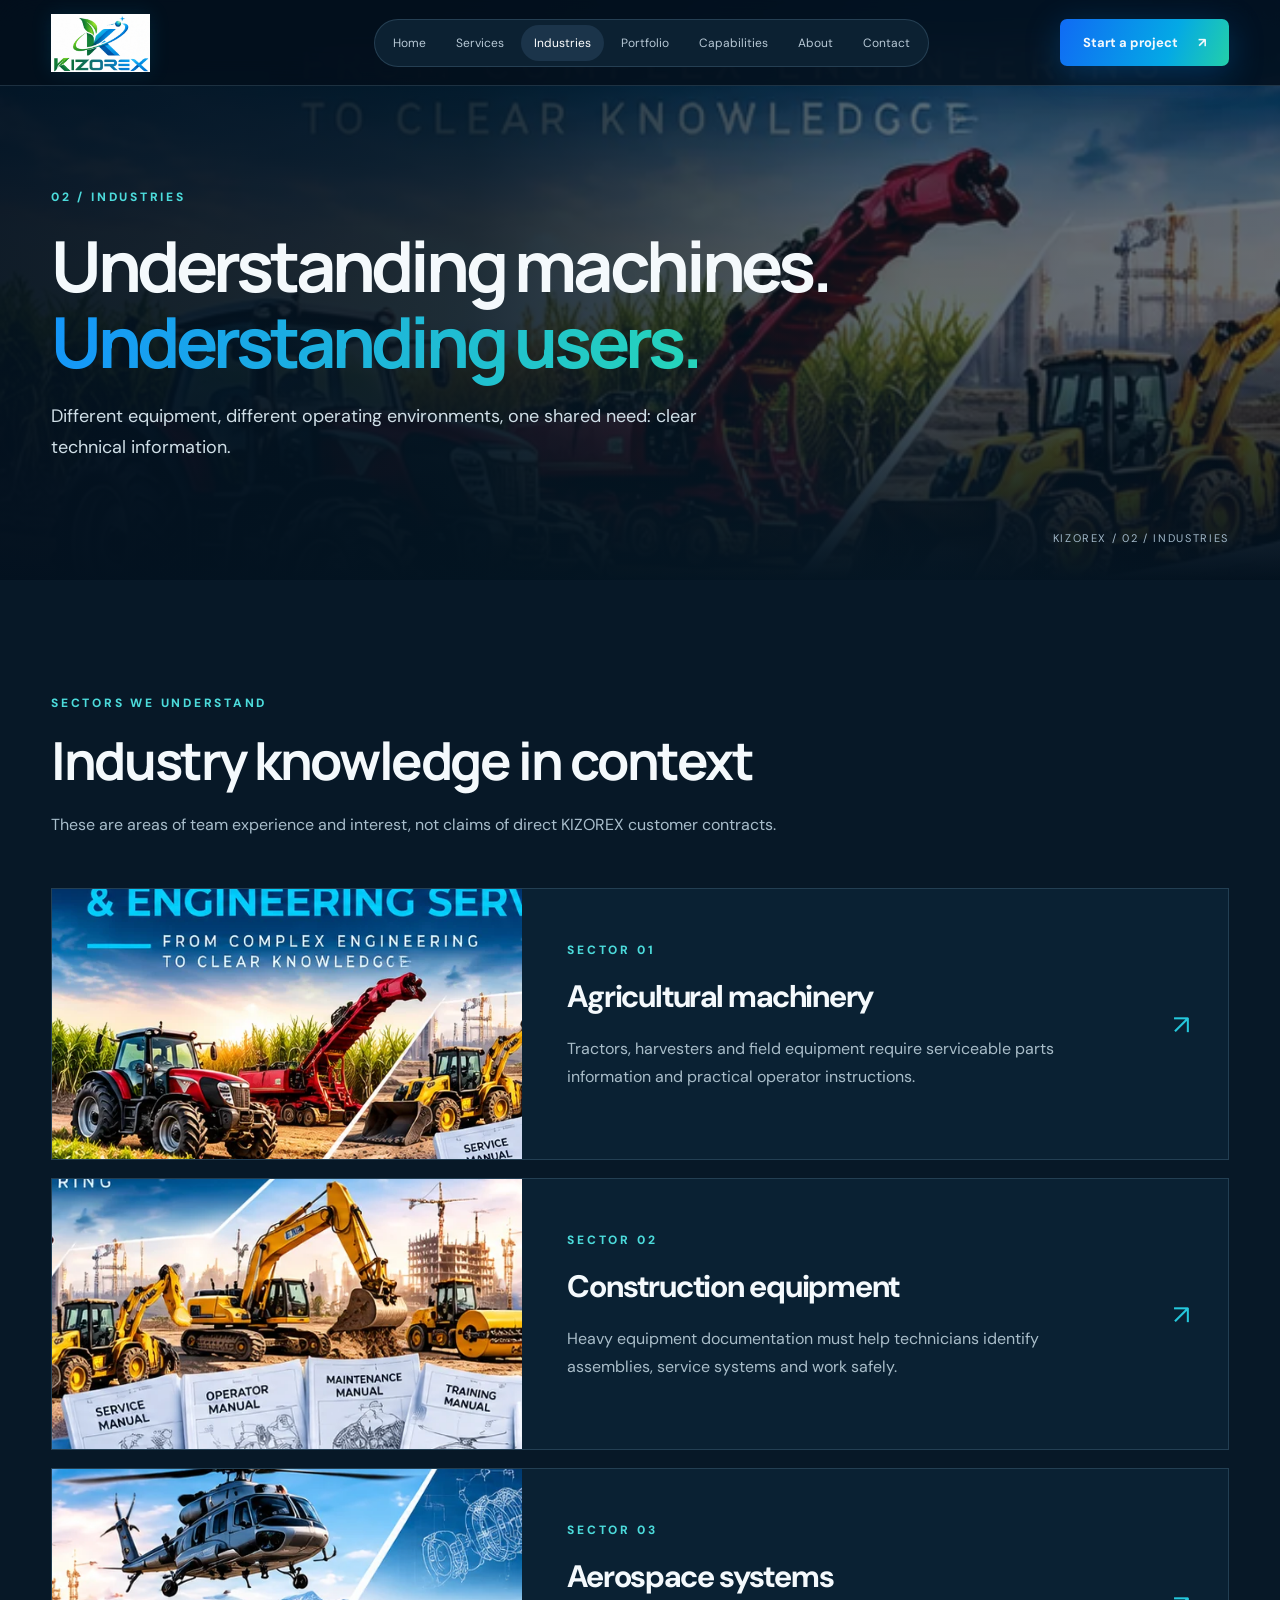
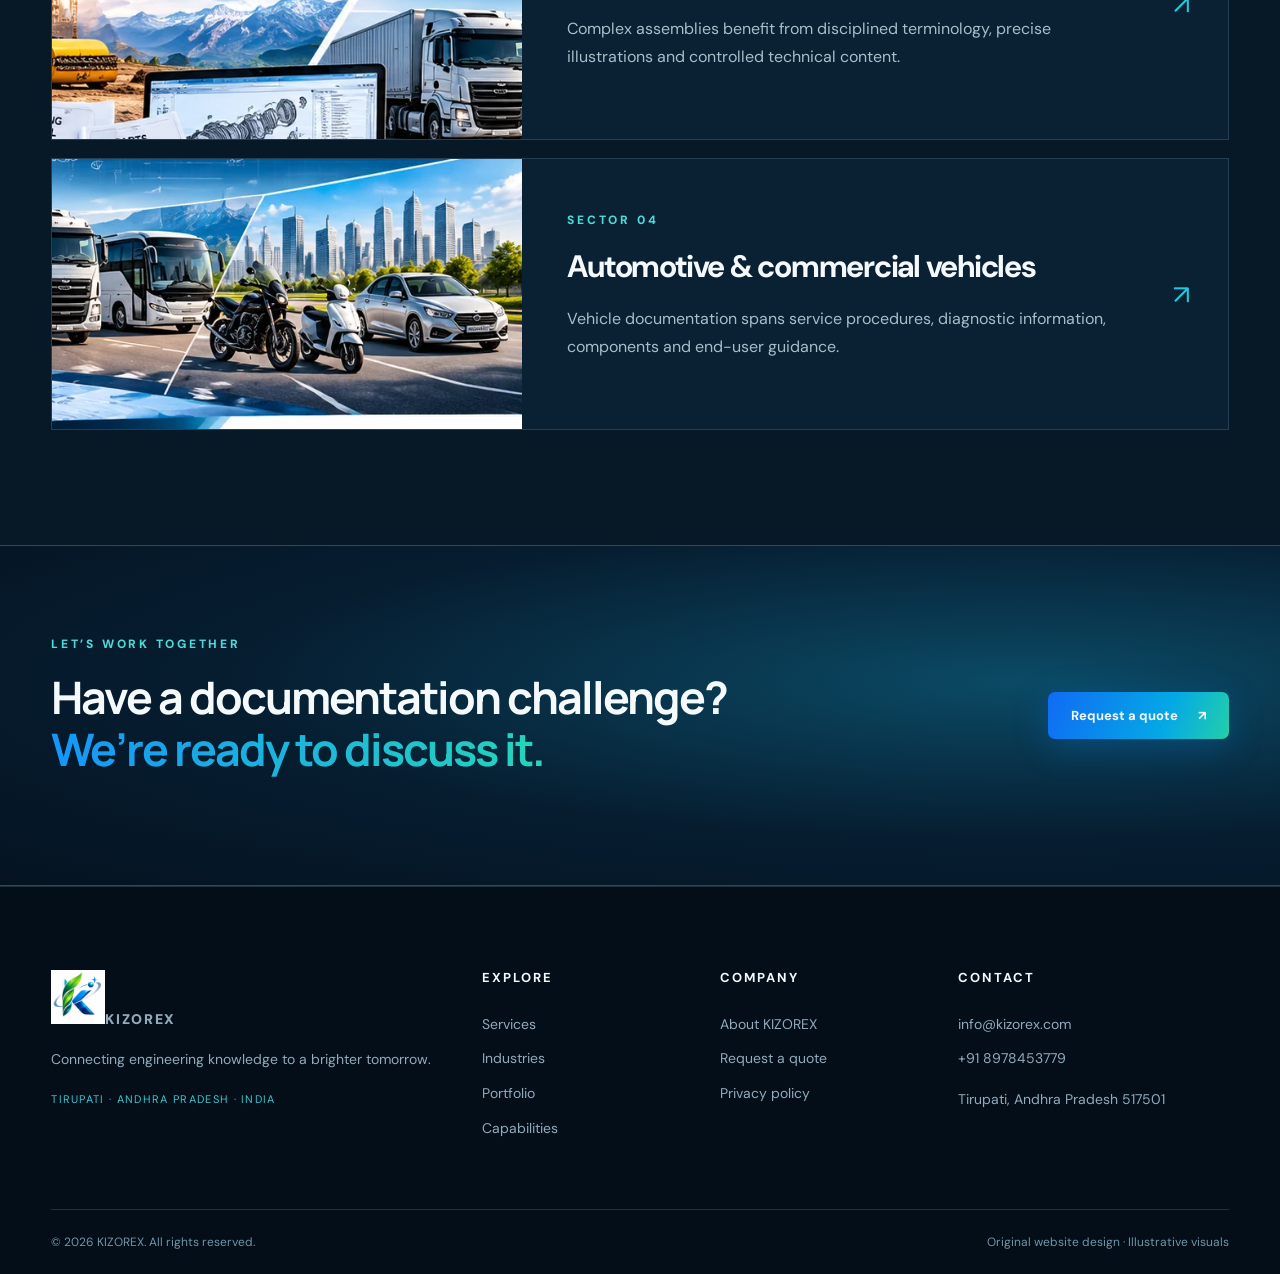
<file: industries.html>
<!doctype html><html lang="en"><head><meta charset="utf-8"><meta name="viewport" content="width=device-width,initial-scale=1"><meta name="theme-color" content="#051321"><meta name="description" content="KIZOREX documentation experience across agriculture, construction, aerospace and vehicles."><title>Industries and equipment knowledge | KIZOREX</title><link rel="stylesheet" href="assets/site.css"></head><body class="page-industries"><a class="skip" href="#main">Skip to content</a><header class="site-head" id="siteHead"><div class="shell head-inner"><a href="index.html" class="brand" aria-label="KIZOREX home"><img class="brand-image" src="assets/images/kizorex-wordmark.webp" alt="KIZOREX" width="198" height="84"></a><button id="navToggle" class="nav-toggle" aria-label="Open menu" aria-controls="navigation" aria-expanded="false"><span></span><span></span><span></span></button><nav id="navigation" aria-label="Main navigation"><a class="" href="index.html">Home</a><a class="" href="services.html">Services</a><a class="current" href="industries.html">Industries</a><a class="" href="portfolio.html">Portfolio</a><a class="" href="capabilities.html">Capabilities</a><a class="" href="about.html">About</a><a class="" href="contact.html">Contact</a></nav><a class="head-cta" href="contact.html">Start a project <span>↗</span></a></div></header><main id="main"><section class="inner-hero "><img class="hero-media" src="assets/images/agriculture.webp" alt="" fetchpriority="high"><div class="hero-filter"></div><div class="shell inner-content"><div class="kicker">02 / INDUSTRIES</div><h1>Understanding machines.<br><em>Understanding users.</em></h1><p>Different equipment, different operating environments, one shared need: clear technical information.</p></div><span class="hero-index">KIZOREX / 02 / INDUSTRIES</span></section><section class="section"><div class="shell"><div class="section-head reveal"><span class="kicker">SECTORS WE UNDERSTAND</span><h2>Industry knowledge in context</h2><p>These are areas of team experience and interest, not claims of direct KIZOREX customer contracts.</p></div><div class="industry-list"><article class="industry-row reveal"><div class="industry-photo"><img src="assets/images/agriculture.webp" alt="Illustrative agricultural machinery equipment" loading="lazy"></div><div class="industry-description"><span class="kicker">SECTOR 01</span><h3>Agricultural machinery</h3><p>Tractors, harvesters and field equipment require serviceable parts information and practical operator instructions.</p></div><span class="industry-arrow">↗</span></article><article class="industry-row reveal"><div class="industry-photo"><img src="assets/images/construction.webp" alt="Illustrative construction equipment equipment" loading="lazy"></div><div class="industry-description"><span class="kicker">SECTOR 02</span><h3>Construction equipment</h3><p>Heavy equipment documentation must help technicians identify assemblies, service systems and work safely.</p></div><span class="industry-arrow">↗</span></article><article class="industry-row reveal"><div class="industry-photo"><img src="assets/images/aerospace.webp" alt="Illustrative aerospace systems equipment" loading="lazy"></div><div class="industry-description"><span class="kicker">SECTOR 03</span><h3>Aerospace systems</h3><p>Complex assemblies benefit from disciplined terminology, precise illustrations and controlled technical content.</p></div><span class="industry-arrow">↗</span></article><article class="industry-row reveal"><div class="industry-photo"><img src="assets/images/transport.webp" alt="Illustrative automotive & commercial vehicles equipment" loading="lazy"></div><div class="industry-description"><span class="kicker">SECTOR 04</span><h3>Automotive & commercial vehicles</h3><p>Vehicle documentation spans service procedures, diagnostic information, components and end-user guidance.</p></div><span class="industry-arrow">↗</span></article></div></div></section><section class="contact-strip"><div class="shell contact-strip-inner"><div><span class="kicker">LET’S WORK TOGETHER</span><h2>Have a documentation challenge?<br><em>We’re ready to discuss it.</em></h2></div><a class="button primary" href="contact.html">Request a quote <span>↗</span></a></div></section></main><footer class="footer"><div class="shell footer-layout"><div><a class="footer-logo" href="index.html"><img src="assets/images/kizorex-symbol.webp" alt="KIZOREX symbol" width="72" height="72"><span>KIZOREX</span></a><p>Connecting engineering knowledge to a brighter tomorrow.</p><span class="footer-label">TIRUPATI · ANDHRA PRADESH · INDIA</span></div><div><h4>Explore</h4><a href="services.html">Services</a><a href="industries.html">Industries</a><a href="portfolio.html">Portfolio</a><a href="capabilities.html">Capabilities</a></div><div><h4>Company</h4><a href="about.html">About KIZOREX</a><a href="contact.html">Request a quote</a><a href="privacy.html">Privacy policy</a></div><div><h4>Contact</h4><a href="mailto:info@kizorex.com">info@kizorex.com</a><a href="tel:+918978453779">+91 8978453779</a><p>Tirupati, Andhra Pradesh 517501</p></div></div><div class="shell footer-bottom"><span>© <span id="year"></span> KIZOREX. All rights reserved.</span><span>Original website design · Illustrative visuals</span></div></footer><script src="assets/site.js" defer></script></body></html>
</file>
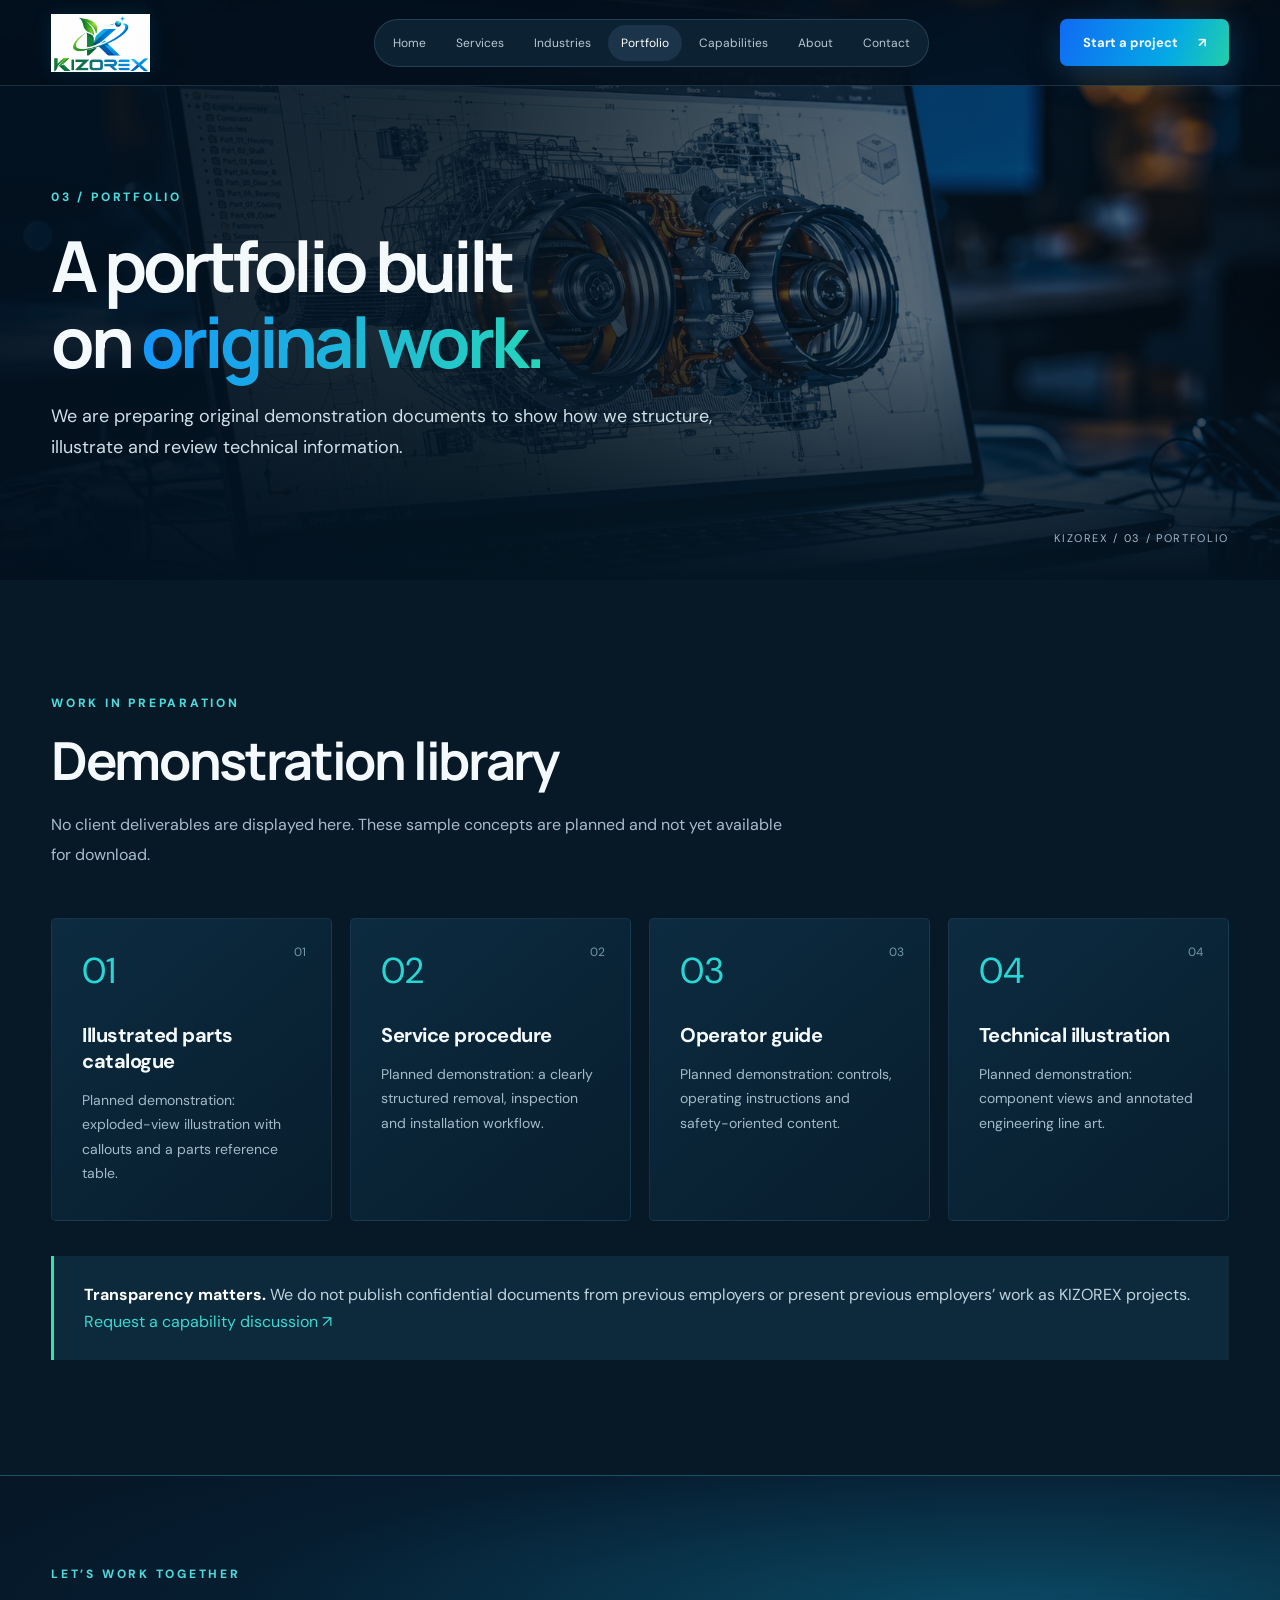
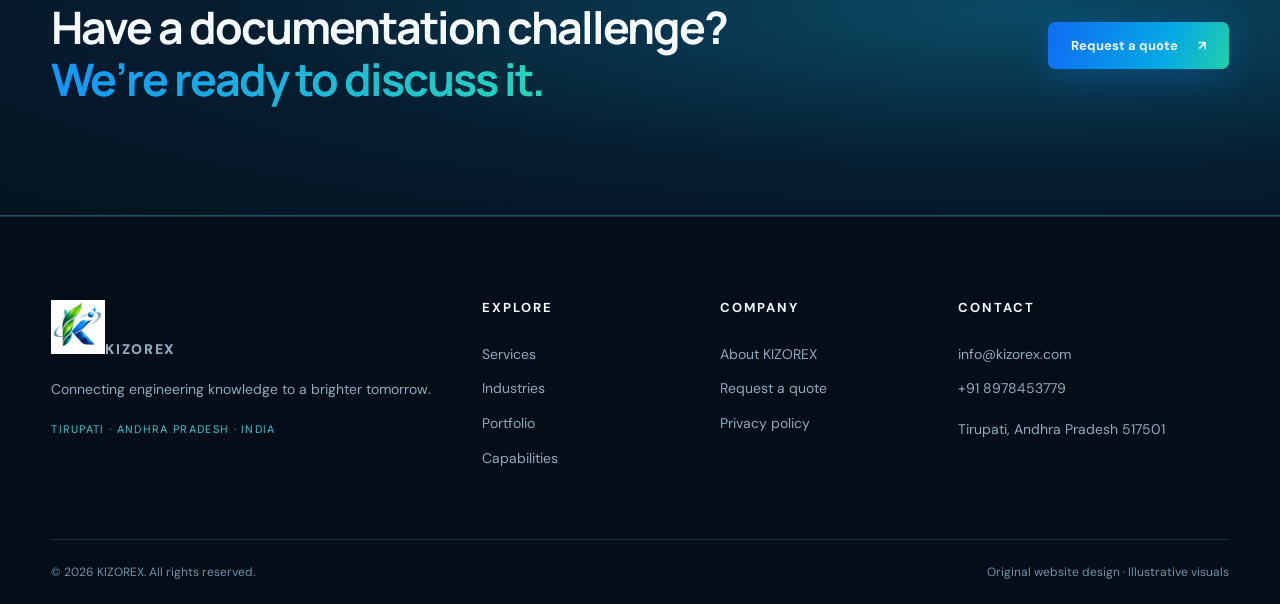
<file: portfolio.html>
<!doctype html><html lang="en"><head><meta charset="utf-8"><meta name="viewport" content="width=device-width,initial-scale=1"><meta name="theme-color" content="#051321"><meta name="description" content="KIZOREX is preparing original technical documentation demonstration samples."><title>Portfolio and demonstration samples | KIZOREX</title><link rel="stylesheet" href="assets/site.css"></head><body class="page-portfolio"><a class="skip" href="#main">Skip to content</a><header class="site-head" id="siteHead"><div class="shell head-inner"><a href="index.html" class="brand" aria-label="KIZOREX home"><img class="brand-image" src="assets/images/kizorex-wordmark.webp" alt="KIZOREX" width="198" height="84"></a><button id="navToggle" class="nav-toggle" aria-label="Open menu" aria-controls="navigation" aria-expanded="false"><span></span><span></span><span></span></button><nav id="navigation" aria-label="Main navigation"><a class="" href="index.html">Home</a><a class="" href="services.html">Services</a><a class="" href="industries.html">Industries</a><a class="current" href="portfolio.html">Portfolio</a><a class="" href="capabilities.html">Capabilities</a><a class="" href="about.html">About</a><a class="" href="contact.html">Contact</a></nav><a class="head-cta" href="contact.html">Start a project <span>↗</span></a></div></header><main id="main"><section class="inner-hero "><img class="hero-media" src="assets/images/cad-laptop.webp" alt="" fetchpriority="high"><div class="hero-filter"></div><div class="shell inner-content"><div class="kicker">03 / PORTFOLIO</div><h1>A portfolio built<br>on <em>original work.</em></h1><p>We are preparing original demonstration documents to show how we structure, illustrate and review technical information.</p></div><span class="hero-index">KIZOREX / 03 / PORTFOLIO</span></section><section class="section"><div class="shell"><div class="section-head reveal"><span class="kicker">WORK IN PREPARATION</span><h2>Demonstration library</h2><p>No client deliverables are displayed here. These sample concepts are planned and not yet available for download.</p></div><div class="cards four"><article class="panel reveal"><span class="panel-number">01</span><div class="panel-symbol">01</div><h3>Illustrated parts catalogue</h3><p>Planned demonstration: exploded-view illustration with callouts and a parts reference table.</p></article><article class="panel reveal"><span class="panel-number">02</span><div class="panel-symbol">02</div><h3>Service procedure</h3><p>Planned demonstration: a clearly structured removal, inspection and installation workflow.</p></article><article class="panel reveal"><span class="panel-number">03</span><div class="panel-symbol">03</div><h3>Operator guide</h3><p>Planned demonstration: controls, operating instructions and safety-oriented content.</p></article><article class="panel reveal"><span class="panel-number">04</span><div class="panel-symbol">04</div><h3>Technical illustration</h3><p>Planned demonstration: component views and annotated engineering line art.</p></article></div><div class="notice reveal"><strong>Transparency matters.</strong> We do not publish confidential documents from previous employers or present previous employers’ work as KIZOREX projects. <a href="contact.html">Request a capability discussion ↗</a></div></div></section><section class="contact-strip"><div class="shell contact-strip-inner"><div><span class="kicker">LET’S WORK TOGETHER</span><h2>Have a documentation challenge?<br><em>We’re ready to discuss it.</em></h2></div><a class="button primary" href="contact.html">Request a quote <span>↗</span></a></div></section></main><footer class="footer"><div class="shell footer-layout"><div><a class="footer-logo" href="index.html"><img src="assets/images/kizorex-symbol.webp" alt="KIZOREX symbol" width="72" height="72"><span>KIZOREX</span></a><p>Connecting engineering knowledge to a brighter tomorrow.</p><span class="footer-label">TIRUPATI · ANDHRA PRADESH · INDIA</span></div><div><h4>Explore</h4><a href="services.html">Services</a><a href="industries.html">Industries</a><a href="portfolio.html">Portfolio</a><a href="capabilities.html">Capabilities</a></div><div><h4>Company</h4><a href="about.html">About KIZOREX</a><a href="contact.html">Request a quote</a><a href="privacy.html">Privacy policy</a></div><div><h4>Contact</h4><a href="mailto:info@kizorex.com">info@kizorex.com</a><a href="tel:+918978453779">+91 8978453779</a><p>Tirupati, Andhra Pradesh 517501</p></div></div><div class="shell footer-bottom"><span>© <span id="year"></span> KIZOREX. All rights reserved.</span><span>Original website design · Illustrative visuals</span></div></footer><script src="assets/site.js" defer></script></body></html>
</file>
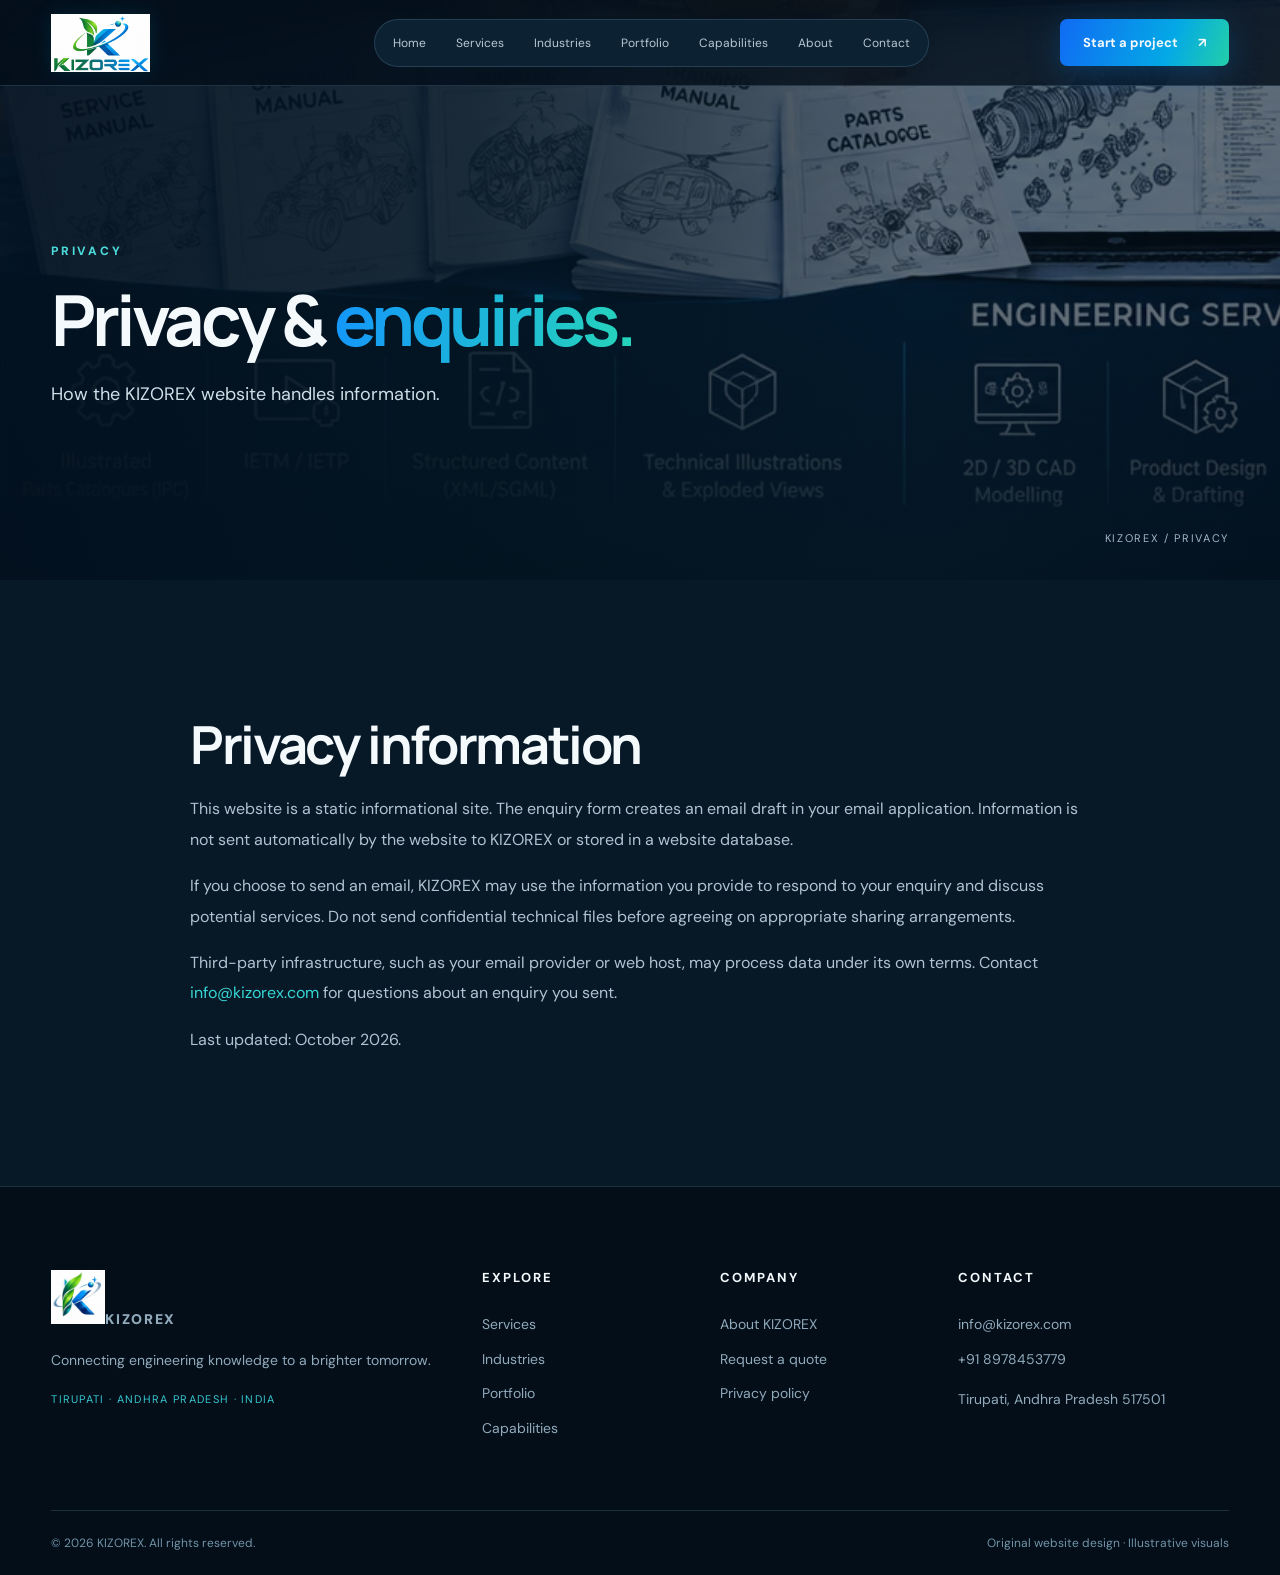
<file: privacy.html>
<!doctype html><html lang="en"><head><meta charset="utf-8"><meta name="viewport" content="width=device-width,initial-scale=1"><meta name="theme-color" content="#051321"><meta name="description" content="KIZOREX website privacy information."><title>Privacy information | KIZOREX</title><link rel="stylesheet" href="assets/site.css"></head><body class="page-privacy"><a class="skip" href="#main">Skip to content</a><header class="site-head" id="siteHead"><div class="shell head-inner"><a href="index.html" class="brand" aria-label="KIZOREX home"><img class="brand-image" src="assets/images/kizorex-wordmark.webp" alt="KIZOREX" width="198" height="84"></a><button id="navToggle" class="nav-toggle" aria-label="Open menu" aria-controls="navigation" aria-expanded="false"><span></span><span></span><span></span></button><nav id="navigation" aria-label="Main navigation"><a class="" href="index.html">Home</a><a class="" href="services.html">Services</a><a class="" href="industries.html">Industries</a><a class="" href="portfolio.html">Portfolio</a><a class="" href="capabilities.html">Capabilities</a><a class="" href="about.html">About</a><a class="" href="contact.html">Contact</a></nav><a class="head-cta" href="contact.html">Start a project <span>↗</span></a></div></header><main id="main"><section class="inner-hero "><img class="hero-media" src="assets/images/documentation.webp" alt="" fetchpriority="high"><div class="hero-filter"></div><div class="shell inner-content"><div class="kicker">PRIVACY</div><h1>Privacy &amp; <em>enquiries.</em></h1><p>How the KIZOREX website handles information.</p></div><span class="hero-index">KIZOREX / PRIVACY</span></section><section class="section"><div class="shell legal"><h2>Privacy information</h2><p>This website is a static informational site. The enquiry form creates an email draft in your email application. Information is not sent automatically by the website to KIZOREX or stored in a website database.</p><p>If you choose to send an email, KIZOREX may use the information you provide to respond to your enquiry and discuss potential services. Do not send confidential technical files before agreeing on appropriate sharing arrangements.</p><p>Third-party infrastructure, such as your email provider or web host, may process data under its own terms. Contact <a href="mailto:info@kizorex.com">info@kizorex.com</a> for questions about an enquiry you sent.</p><p>Last updated: October 2026.</p></div></section></main><footer class="footer"><div class="shell footer-layout"><div><a class="footer-logo" href="index.html"><img src="assets/images/kizorex-symbol.webp" alt="KIZOREX symbol" width="72" height="72"><span>KIZOREX</span></a><p>Connecting engineering knowledge to a brighter tomorrow.</p><span class="footer-label">TIRUPATI · ANDHRA PRADESH · INDIA</span></div><div><h4>Explore</h4><a href="services.html">Services</a><a href="industries.html">Industries</a><a href="portfolio.html">Portfolio</a><a href="capabilities.html">Capabilities</a></div><div><h4>Company</h4><a href="about.html">About KIZOREX</a><a href="contact.html">Request a quote</a><a href="privacy.html">Privacy policy</a></div><div><h4>Contact</h4><a href="mailto:info@kizorex.com">info@kizorex.com</a><a href="tel:+918978453779">+91 8978453779</a><p>Tirupati, Andhra Pradesh 517501</p></div></div><div class="shell footer-bottom"><span>© <span id="year"></span> KIZOREX. All rights reserved.</span><span>Original website design · Illustrative visuals</span></div></footer><script src="assets/site.js" defer></script></body></html>
</file>
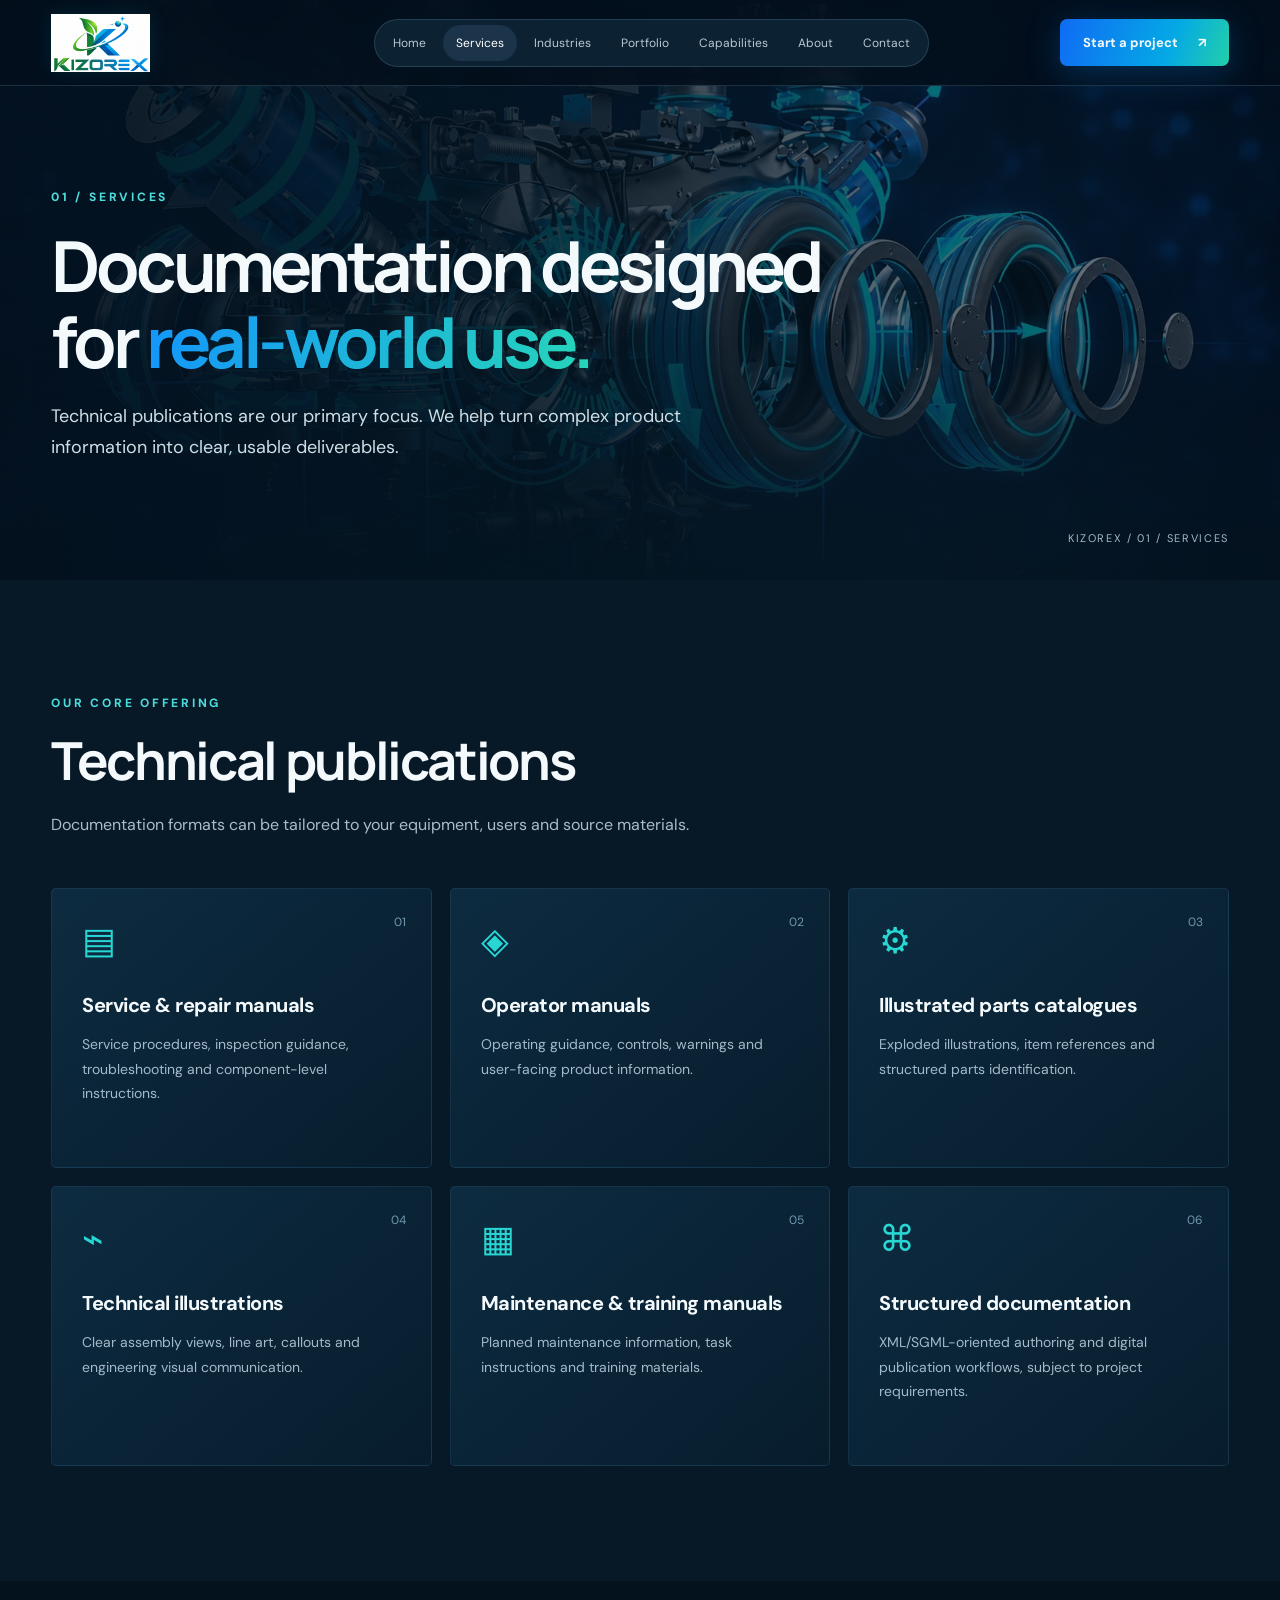
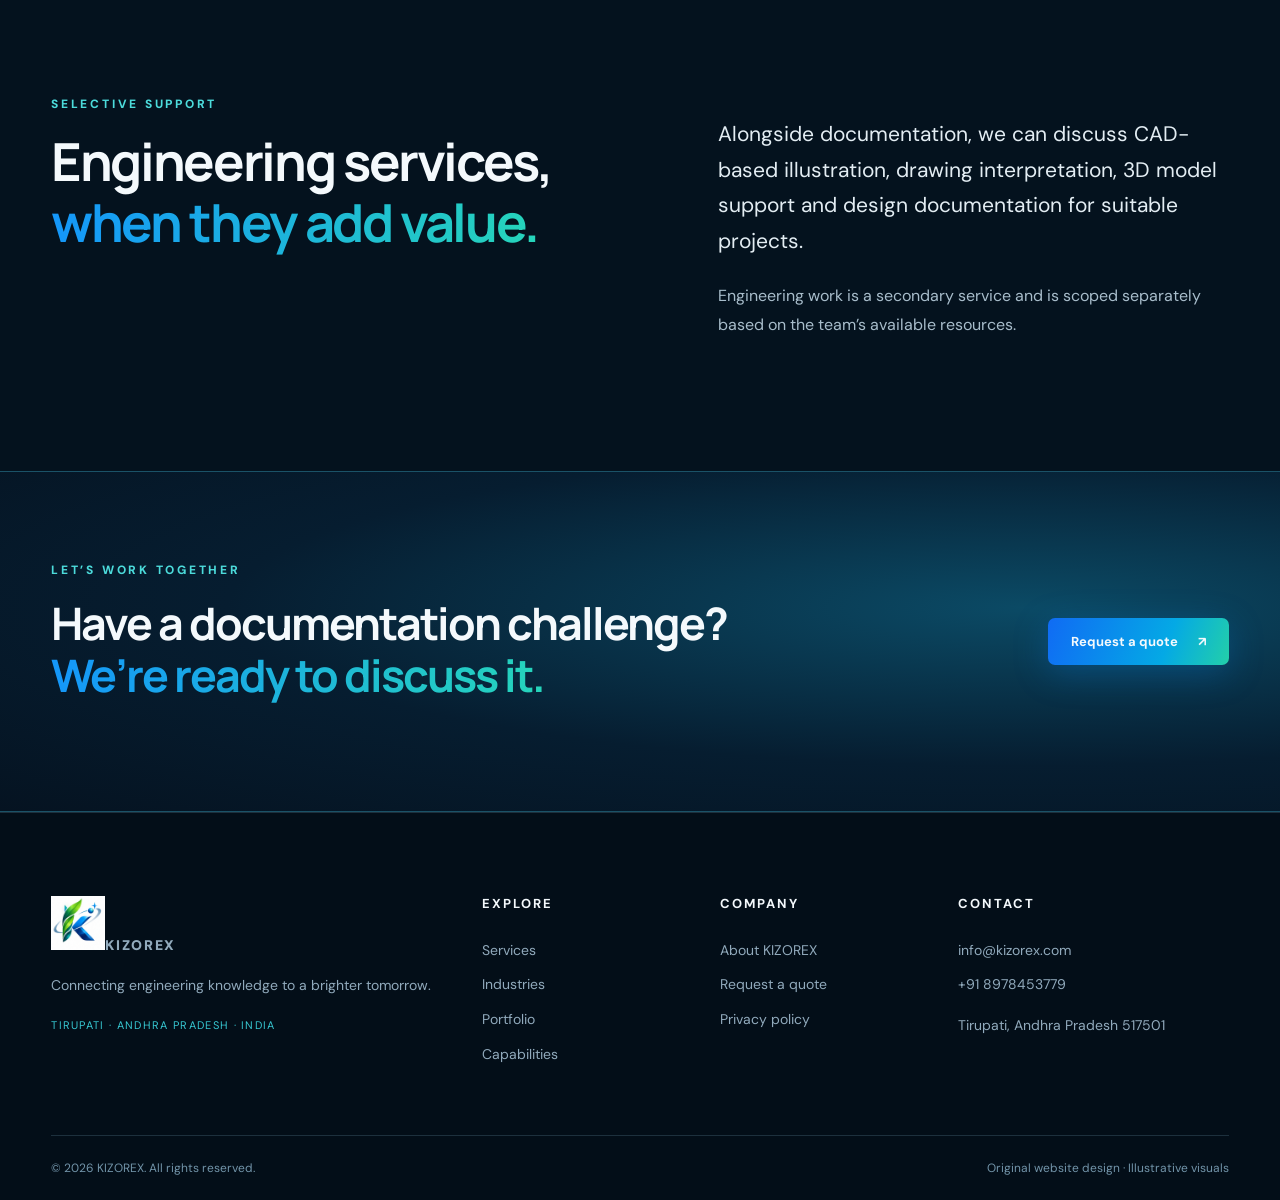
<file: services.html>
<!doctype html><html lang="en"><head><meta charset="utf-8"><meta name="viewport" content="width=device-width,initial-scale=1"><meta name="theme-color" content="#051321"><meta name="description" content="Service manuals, operator manuals, illustrated parts catalogues, illustrations and structured documentation."><title>Technical publication services | KIZOREX</title><link rel="stylesheet" href="assets/site.css"></head><body class="page-services"><a class="skip" href="#main">Skip to content</a><header class="site-head" id="siteHead"><div class="shell head-inner"><a href="index.html" class="brand" aria-label="KIZOREX home"><img class="brand-image" src="assets/images/kizorex-wordmark.webp" alt="KIZOREX" width="198" height="84"></a><button id="navToggle" class="nav-toggle" aria-label="Open menu" aria-controls="navigation" aria-expanded="false"><span></span><span></span><span></span></button><nav id="navigation" aria-label="Main navigation"><a class="" href="index.html">Home</a><a class="current" href="services.html">Services</a><a class="" href="industries.html">Industries</a><a class="" href="portfolio.html">Portfolio</a><a class="" href="capabilities.html">Capabilities</a><a class="" href="about.html">About</a><a class="" href="contact.html">Contact</a></nav><a class="head-cta" href="contact.html">Start a project <span>↗</span></a></div></header><main id="main"><section class="inner-hero "><video class="hero-media" autoplay muted loop playsinline preload="metadata" poster="assets/images/exploded-engine.webp"><source src="assets/video/aerospace.mp4" type="video/mp4"></video><div class="hero-filter"></div><div class="shell inner-content"><div class="kicker">01 / SERVICES</div><h1>Documentation designed<br>for <em>real-world use.</em></h1><p>Technical publications are our primary focus. We help turn complex product information into clear, usable deliverables.</p></div><span class="hero-index">KIZOREX / 01 / SERVICES</span></section><section class="section"><div class="shell"><div class="section-head reveal"><span class="kicker">OUR CORE OFFERING</span><h2>Technical publications</h2><p>Documentation formats can be tailored to your equipment, users and source materials.</p></div><div class="cards three"><article class="panel reveal"><span class="panel-number">01</span><div class="panel-symbol">▤</div><h3>Service & repair manuals</h3><p>Service procedures, inspection guidance, troubleshooting and component-level instructions.</p></article><article class="panel reveal"><span class="panel-number">02</span><div class="panel-symbol">◈</div><h3>Operator manuals</h3><p>Operating guidance, controls, warnings and user-facing product information.</p></article><article class="panel reveal"><span class="panel-number">03</span><div class="panel-symbol">⚙</div><h3>Illustrated parts catalogues</h3><p>Exploded illustrations, item references and structured parts identification.</p></article><article class="panel reveal"><span class="panel-number">04</span><div class="panel-symbol">⌁</div><h3>Technical illustrations</h3><p>Clear assembly views, line art, callouts and engineering visual communication.</p></article><article class="panel reveal"><span class="panel-number">05</span><div class="panel-symbol">▦</div><h3>Maintenance & training manuals</h3><p>Planned maintenance information, task instructions and training materials.</p></article><article class="panel reveal"><span class="panel-number">06</span><div class="panel-symbol">⌘</div><h3>Structured documentation</h3><p>XML/SGML-oriented authoring and digital publication workflows, subject to project requirements.</p></article></div></div></section><section class="section dark-section"><div class="shell editorial"><div><div class="section-head reveal"><span class="kicker">SELECTIVE SUPPORT</span><h2>Engineering services,<br><em>when they add value.</em></h2></div></div><div class="reveal"><p class="large-copy">Alongside documentation, we can discuss CAD-based illustration, drawing interpretation, 3D model support and design documentation for suitable projects.</p><p>Engineering work is a secondary service and is scoped separately based on the team’s available resources.</p></div></div></section><section class="contact-strip"><div class="shell contact-strip-inner"><div><span class="kicker">LET’S WORK TOGETHER</span><h2>Have a documentation challenge?<br><em>We’re ready to discuss it.</em></h2></div><a class="button primary" href="contact.html">Request a quote <span>↗</span></a></div></section></main><footer class="footer"><div class="shell footer-layout"><div><a class="footer-logo" href="index.html"><img src="assets/images/kizorex-symbol.webp" alt="KIZOREX symbol" width="72" height="72"><span>KIZOREX</span></a><p>Connecting engineering knowledge to a brighter tomorrow.</p><span class="footer-label">TIRUPATI · ANDHRA PRADESH · INDIA</span></div><div><h4>Explore</h4><a href="services.html">Services</a><a href="industries.html">Industries</a><a href="portfolio.html">Portfolio</a><a href="capabilities.html">Capabilities</a></div><div><h4>Company</h4><a href="about.html">About KIZOREX</a><a href="contact.html">Request a quote</a><a href="privacy.html">Privacy policy</a></div><div><h4>Contact</h4><a href="mailto:info@kizorex.com">info@kizorex.com</a><a href="tel:+918978453779">+91 8978453779</a><p>Tirupati, Andhra Pradesh 517501</p></div></div><div class="shell footer-bottom"><span>© <span id="year"></span> KIZOREX. All rights reserved.</span><span>Original website design · Illustrative visuals</span></div></footer><script src="assets/site.js" defer></script></body></html>
</file>
<file: assets/site.css>
@import url('https://fonts.googleapis.com/css2?family=DM+Sans:wght@400;500;600;700&family=Manrope:wght@400;500;600;700;800&display=swap');
:root{--navy:#051321;--deep:#071b2c;--surface:#0c2436;--cyan:#09b8ef;--blue:#1684fa;--mint:#37e2ac;--white:#f4f9fc;--muted:#a5b9c9;--border:rgba(161,211,241,.17)}*{box-sizing:border-box}html{scroll-behavior:smooth}body{margin:0;background:var(--navy);color:var(--white);font-family:'DM Sans',Arial,sans-serif;overflow-x:hidden}a{color:inherit;text-decoration:none}button,input,textarea,select{font:inherit}img,video{max-width:100%}.shell{width:min(1320px,calc(100% - 8vw));margin-inline:auto}.skip{position:absolute;top:-60px;left:10px;background:#fff;color:#000;padding:10px;z-index:200}.skip:focus{top:10px}.site-head{height:86px;position:fixed;inset:0 0 auto;z-index:100;background:rgba(3,14,26,.81);backdrop-filter:blur(20px);border-bottom:1px solid var(--border);transition:height .3s,background .3s}.site-head.scrolled{height:72px;background:rgba(3,14,26,.96)}.head-inner{height:100%;display:flex;align-items:center;justify-content:space-between;gap:24px}.brand{display:flex;align-items:center;gap:12px;min-width:225px}.brand-mark{position:relative;color:#42ddab;font-size:41px;font-weight:800;line-height:1;font-style:italic;text-shadow:0 0 18px #19adff44}.orbit{position:absolute;left:-5px;top:17px;width:45px;height:14px;border:2px solid #1fb9e8;border-radius:50%;transform:rotate(-30deg)}.brand-text{font-family:Manrope,sans-serif;font-weight:800;font-size:24px;letter-spacing:.04em;background:linear-gradient(90deg,#4deab4,#13aaf9);background-clip:text;color:transparent}.brand-text small{display:block;font-size:7px;letter-spacing:.09em;color:#b9d0d8}.site-head nav{display:flex;align-items:center;gap:4px;padding:5px;background:#0c2132;border:1px solid var(--border);border-radius:999px}.site-head nav a{padding:10px 13px;font-size:12px;color:#b7c8d5;border-radius:99px;transition:.25s}.site-head nav a:hover,.site-head nav a.current{color:#fff;background:#1b344a}.head-cta,.button{border:0;cursor:pointer;display:inline-flex;align-items:center;justify-content:center;gap:20px;padding:15px 23px;border-radius:7px;font-weight:700;font-size:13px;transition:transform .3s,box-shadow .3s,background .3s}.head-cta,.button.primary{background:linear-gradient(110deg,#106bf4,#04a9e5 65%,#23cfa9);box-shadow:0 8px 35px #0b88f044}.head-cta:hover,.button:hover{transform:translateY(-3px);box-shadow:0 10px 35px #0b88f077}.button.outline{border:1px solid #a3b7c7a6;background:#061b2c99}.button.secondary{background:#16344c;border:1px solid #32647d}.nav-toggle{display:none;background:transparent;border:0;color:white}.home-hero,.inner-hero{position:relative;isolation:isolate;overflow:hidden}.home-hero{min-height:790px;height:min(920px,100svh);display:flex;align-items:center}.hero-media{position:absolute;inset:0;width:100%;height:100%;object-fit:cover;z-index:-3}.hero-filter{position:absolute;inset:0;background:linear-gradient(90deg,#03111ff2 0%,#031421e3 37%,#051725a0 72%,#03111e99),linear-gradient(0deg,#041320 0%,transparent 45%);z-index:-2}.hero-lines{position:absolute;inset:0;background:linear-gradient(90deg,transparent 49.94%,#43baf010 50%,transparent 50.06%),linear-gradient(transparent 49.94%,#43baf010 50%,transparent 50.06%);background-size:90px 90px;opacity:.35;mask-image:linear-gradient(90deg,transparent,#000);z-index:-1;animation:gridMove 20s linear infinite}@keyframes gridMove{to{background-position:90px 90px}}.home-hero-content{padding-top:100px;position:relative}.kicker{display:block;color:#4cdbdb;font-size:12px;letter-spacing:.23em;font-weight:800;text-transform:uppercase}.kicker.glow:before{content:'';display:inline-block;width:7px;height:7px;background:#3ce2af;border-radius:50%;box-shadow:0 0 12px #3ce2af;margin-right:10px}.home-hero h1,.inner-hero h1{font-family:Manrope,sans-serif;font-size:clamp(48px,6.5vw,105px);line-height:1.08;letter-spacing:-.06em;max-width:1050px;margin:30px 0 24px}.home-hero h1 span,.inner-hero h1 em,.section h2 em,.contact-strip h2 em{font-style:normal;background:linear-gradient(95deg,#1496fa,#26d5ba);background-clip:text;color:transparent}.home-hero-content>p{max-width:560px;font-size:19px;line-height:1.8;color:#c0d0db}.hero-actions{display:flex;flex-wrap:wrap;gap:15px;margin:35px 0 80px}.hero-facts{display:flex;gap:0;max-width:780px;border-top:1px solid #7aa4bd4f;padding-top:27px}.hero-facts div{flex:1;padding:0 22px;border-left:1px solid #7aa4bd50}.hero-facts div:first-child{padding-left:0;border:0}.hero-facts strong{display:block;color:#d7f6ff;font-size:17px;letter-spacing:.05em}.hero-facts span{display:block;color:#94b0c2;font-size:12px;margin-top:7px}.vertical-caption{position:absolute;right:22px;top:40%;writing-mode:vertical-rl;letter-spacing:.28em;font-size:10px;color:#88adc5}.scroll-cue{position:absolute;bottom:30px;left:4vw;color:#87aabd;font-size:10px;letter-spacing:.18em}.scroll-cue span{margin-left:12px;font-size:22px;color:var(--mint)}.inner-hero{height:580px;display:flex;align-items:center;padding-top:90px}.inner-content{position:relative}.inner-hero h1{font-size:clamp(44px,5.5vw,78px);margin:22px 0}.inner-content p{max-width:690px;color:#d0dfe7;font-size:18px;line-height:1.7}.hero-index{position:absolute;bottom:35px;right:4vw;font-size:11px;color:#a2b8c9;letter-spacing:.15em}.section{padding:115px 0;background:#071827}.section:nth-of-type(odd){background:#061523}.section-head{margin-bottom:48px;max-width:750px}.section h2,.contact-strip h2{font-family:Manrope,sans-serif;font-size:clamp(34px,4.1vw,61px);line-height:1.17;letter-spacing:-.045em;margin:19px 0}.section-head p,.editorial p,.feature-copy p,.contact-info p{color:#a8bdcb;line-height:1.85;font-size:16px}.editorial,.value-layout{display:grid;grid-template-columns:1.05fr 1fr;gap:11%;align-items:start}.large-copy{font-size:21px!important;color:#e3edf3!important;line-height:1.7!important}.text-link{display:inline-flex;gap:20px;color:#41c9e9;font-weight:700;margin-top:18px;border-bottom:1px solid #33b6d766;padding-bottom:10px}.feature-band{background:#081d2e!important}.feature-layout{display:grid;grid-template-columns:1.1fr 1fr;gap:9%;align-items:center}.feature-visual{position:relative;min-height:440px;overflow:hidden;border:1px solid var(--border)}.feature-visual img{width:100%;height:440px;object-fit:cover;display:block;transition:transform .8s}.feature-visual:hover img{transform:scale(1.05)}.feature-badge{position:absolute;right:0;bottom:0;padding:22px 27px;background:#07a8e9;color:white;font-size:10px;letter-spacing:.2em}.feature-badge strong{display:block;font-size:16px;letter-spacing:.08em;margin-top:5px}.feature-copy h2{margin-top:22px}.feature-copy .button{margin-top:20px}.cards{display:grid;gap:18px}.cards.three{grid-template-columns:repeat(3,1fr)}.cards.four{grid-template-columns:repeat(4,1fr)}.cards.two{grid-template-columns:repeat(2,1fr)}.panel{position:relative;min-height:280px;padding:34px 30px;background:linear-gradient(140deg,#0d2b40,#071d2d);border:1px solid #3d76923b;border-radius:5px;overflow:hidden;transition:transform .35s,border-color .35s,box-shadow .35s}.panel:before{content:'';position:absolute;left:0;top:0;width:100%;height:2px;background:linear-gradient(90deg,var(--blue),var(--mint));transform:scaleX(0);transform-origin:left;transition:transform .4s}.panel:hover{transform:translateY(-8px);border-color:#18c4df88;box-shadow:0 18px 45px #0005}.panel:hover:before{transform:scaleX(1)}.panel-number{position:absolute;right:25px;top:25px;color:#7298ae;font-size:12px}.panel-symbol{font-size:36px;color:#28d6d4;line-height:1;margin-bottom:33px}.panel h3{font-size:20px;letter-spacing:-.025em;margin:0 0 14px}.panel p{color:#a4bac9;line-height:1.75;font-size:14px;margin:0}.dark-section{background:#04121e!important}.industry-list{display:grid;gap:18px}.industry-row{display:grid;grid-template-columns:40% 1fr 55px;align-items:center;background:#0a2133;border:1px solid var(--border);min-height:270px;transition:background .3s}.industry-row:hover{background:#0e2c42}.industry-photo{height:270px;overflow:hidden}.industry-photo img{width:100%;height:100%;object-fit:cover;transition:transform .8s}.industry-row:hover img{transform:scale(1.08)}.industry-description{padding:32px 45px}.industry-description h3{font-size:31px;letter-spacing:-.04em;margin:18px 0}.industry-description p{color:#a9bdc9;line-height:1.75;max-width:560px}.industry-arrow{font-size:27px;color:#25c8dc}.notice{margin-top:35px;border-left:3px solid var(--mint);padding:25px 30px;background:#0c2a3c;color:#bfd2dd;line-height:1.7}.notice strong{color:#fff}.notice a{color:#3bd9d0}.timeline{border-top:1px solid var(--border)}.timeline-row{display:grid;grid-template-columns:100px 1fr 1.6fr;gap:25px;align-items:center;border-bottom:1px solid var(--border);padding:30px 5px}.timeline-row span{color:#36c5dd;font-size:26px;font-weight:800}.timeline-row h3{font-size:26px;margin:0}.timeline-row p{color:#a9bdc9;line-height:1.65}.cap-note{color:#9fb7c6;font-size:13px;margin-top:30px}.contact-strip{padding:90px 0;background:radial-gradient(ellipse at 80% 40%,#0b4a65,#061d30 55%,#051321);border-block:1px solid #1a5267}.contact-strip-inner{display:flex;justify-content:space-between;align-items:center;gap:30px}.contact-strip h2{font-size:clamp(29px,3.5vw,50px)}.contact-layout{display:grid;grid-template-columns:.8fr 1.2fr;gap:9%;align-items:start}.contact-info h2{margin-bottom:25px}.contact-line{display:block;border-top:1px solid var(--border);padding:20px 0}.contact-line span{display:block;color:#50d3d6;font-size:11px;letter-spacing:.15em;margin-bottom:8px}.contact-line strong{font-size:18px}.quote-form{padding:40px;background:#0d293b;border:1px solid var(--border);border-radius:8px}.quote-form h3{font-size:28px;margin:15px 0 27px}.form-grid{display:grid;grid-template-columns:1fr 1fr;gap:16px}.quote-form label{display:block;color:#c9d9e2;font-size:13px;font-weight:600;margin-bottom:19px}.quote-form input:not([type=checkbox]),.quote-form textarea,.quote-form select{display:block;margin-top:9px;width:100%;border:1px solid #386077;background:#061c2b;color:#fff;padding:15px 14px;border-radius:4px;outline:none}.quote-form input:focus,.quote-form textarea:focus,.quote-form select:focus{border-color:#1cc8e2;box-shadow:0 0 0 3px #1cc8e222}.quote-form .consent{display:flex;align-items:flex-start;gap:10px;color:#a6bccc;font-weight:400}.quote-form .consent input{margin-top:3px}.form-note{font-size:12px;color:#91a9b9;line-height:1.6}.legal{max-width:900px}.legal p{color:#afc3d0;line-height:1.9}.legal a{color:#37d7d4}.footer{background:#030e18;border-top:1px solid var(--border);padding-top:75px}.footer-layout{display:grid;grid-template-columns:2fr 1fr 1fr 1.4fr;gap:45px;padding-bottom:60px}.footer-wordmark{font-size:32px;font-weight:800;letter-spacing:.08em;color:#f3fbff}.footer-wordmark span{color:var(--mint);margin-left:6px}.footer p,.footer a:not(.footer-wordmark){color:#91aabc;font-size:14px;line-height:1.9}.footer a:not(.footer-wordmark){display:block;margin:8px 0}.footer a:hover{color:#2bd9dc}.footer h4{font-size:13px;letter-spacing:.15em;text-transform:uppercase;margin:7px 0 25px}.footer-label{color:#37c8d2;font-size:11px;letter-spacing:.12em}.footer-bottom{border-top:1px solid var(--border);padding:24px 0;display:flex;justify-content:space-between;gap:20px;color:#7294a9;font-size:12px}.reveal{opacity:0;transform:translateY(28px);transition:opacity .7s,transform .7s}.reveal.visible{opacity:1;transform:none}@media(prefers-reduced-motion:reduce){*,*:before,*:after{animation:none!important;transition:none!important;scroll-behavior:auto!important}.reveal{opacity:1;transform:none}}@media(max-width:1150px){.brand{min-width:185px}.brand-text{font-size:20px}.site-head nav a{padding:9px 8px}.head-cta{padding:12px}.cards.four{grid-template-columns:repeat(2,1fr)}}@media(max-width:920px){.site-head{height:74px}.head-cta{display:none}.nav-toggle{display:flex;flex-direction:column;gap:5px;padding:8px;cursor:pointer}.nav-toggle span{width:26px;height:2px;background:#fff}.site-head nav{display:none;position:absolute;top:73px;left:0;right:0;border-radius:0;padding:16px 5vw;background:#071827;flex-direction:column;align-items:stretch}.site-head nav.open{display:flex}.site-head nav a{padding:15px}.cards.three{grid-template-columns:repeat(2,1fr)}.editorial,.feature-layout,.contact-layout,.value-layout{grid-template-columns:1fr;gap:35px}.footer-layout{grid-template-columns:repeat(2,1fr)}.home-hero{height:auto;min-height:760px}.vertical-caption{display:none}}@media(max-width:600px){.shell{width:calc(100% - 40px)}.home-hero{min-height:730px}.home-hero-content{padding-top:90px}.home-hero h1{font-size:clamp(43px,11vw,65px)}.home-hero-content>p{font-size:16px}.hero-actions{margin-bottom:40px}.hero-facts{gap:12px}.hero-facts div{padding:0 8px}.hero-facts strong{font-size:11px}.hero-facts span{font-size:10px}.inner-hero{height:530px}.inner-content p{font-size:15px}.section{padding:75px 0}.cards.three,.cards.four,.cards.two{grid-template-columns:1fr}.panel{min-height:230px}.industry-row{grid-template-columns:1fr 40px}.industry-photo{grid-column:1/3;height:230px}.industry-description{padding:26px}.industry-description h3{font-size:25px}.timeline-row{grid-template-columns:60px 1fr;gap:12px}.timeline-row p{grid-column:2}.contact-strip-inner{display:block}.contact-strip .button{margin-top:20px}.quote-form{padding:24px}.form-grid{grid-template-columns:1fr;gap:0}.footer-layout{grid-template-columns:1fr 1fr;gap:20px}.footer-layout>div:first-child{grid-column:1/3}.footer-bottom{flex-direction:column}.brand-text small{font-size:6px}.brand-mark{font-size:34px}}
/* User-supplied brand imagery and Tirupati location */
.brand-image{width:clamp(142px,15vw,194px);height:58px;object-fit:contain;object-position:left center;filter:drop-shadow(0 0 10px rgba(0,187,235,.12))}.brand{display:flex;align-items:center;min-width:145px}.footer-logo{display:inline-flex;align-items:center;gap:10px;color:#fff;font-weight:900;letter-spacing:.12em;text-decoration:none;font-size:22px}.footer-logo img{width:54px;height:54px;object-fit:contain}.location-section{padding-top:15px}.location-heading{max-width:700px;margin-bottom:28px}.location-heading p{color:#aabfd1;line-height:1.75}.map-frame{border:1px solid rgba(0,205,245,.32);border-radius:20px;overflow:hidden;box-shadow:0 0 70px rgba(0,153,225,.09);background:#0a1b2d}.map-frame iframe{display:block;width:100%;height:470px;border:0;filter:saturate(.88)}.map-link{display:inline-flex;margin-top:18px;color:#56dcfa;font-weight:700;text-decoration:none}.map-link:hover{text-decoration:underline}@media(max-width:600px){.brand-image{width:148px;height:50px}.map-frame iframe{height:360px}}
</file>
